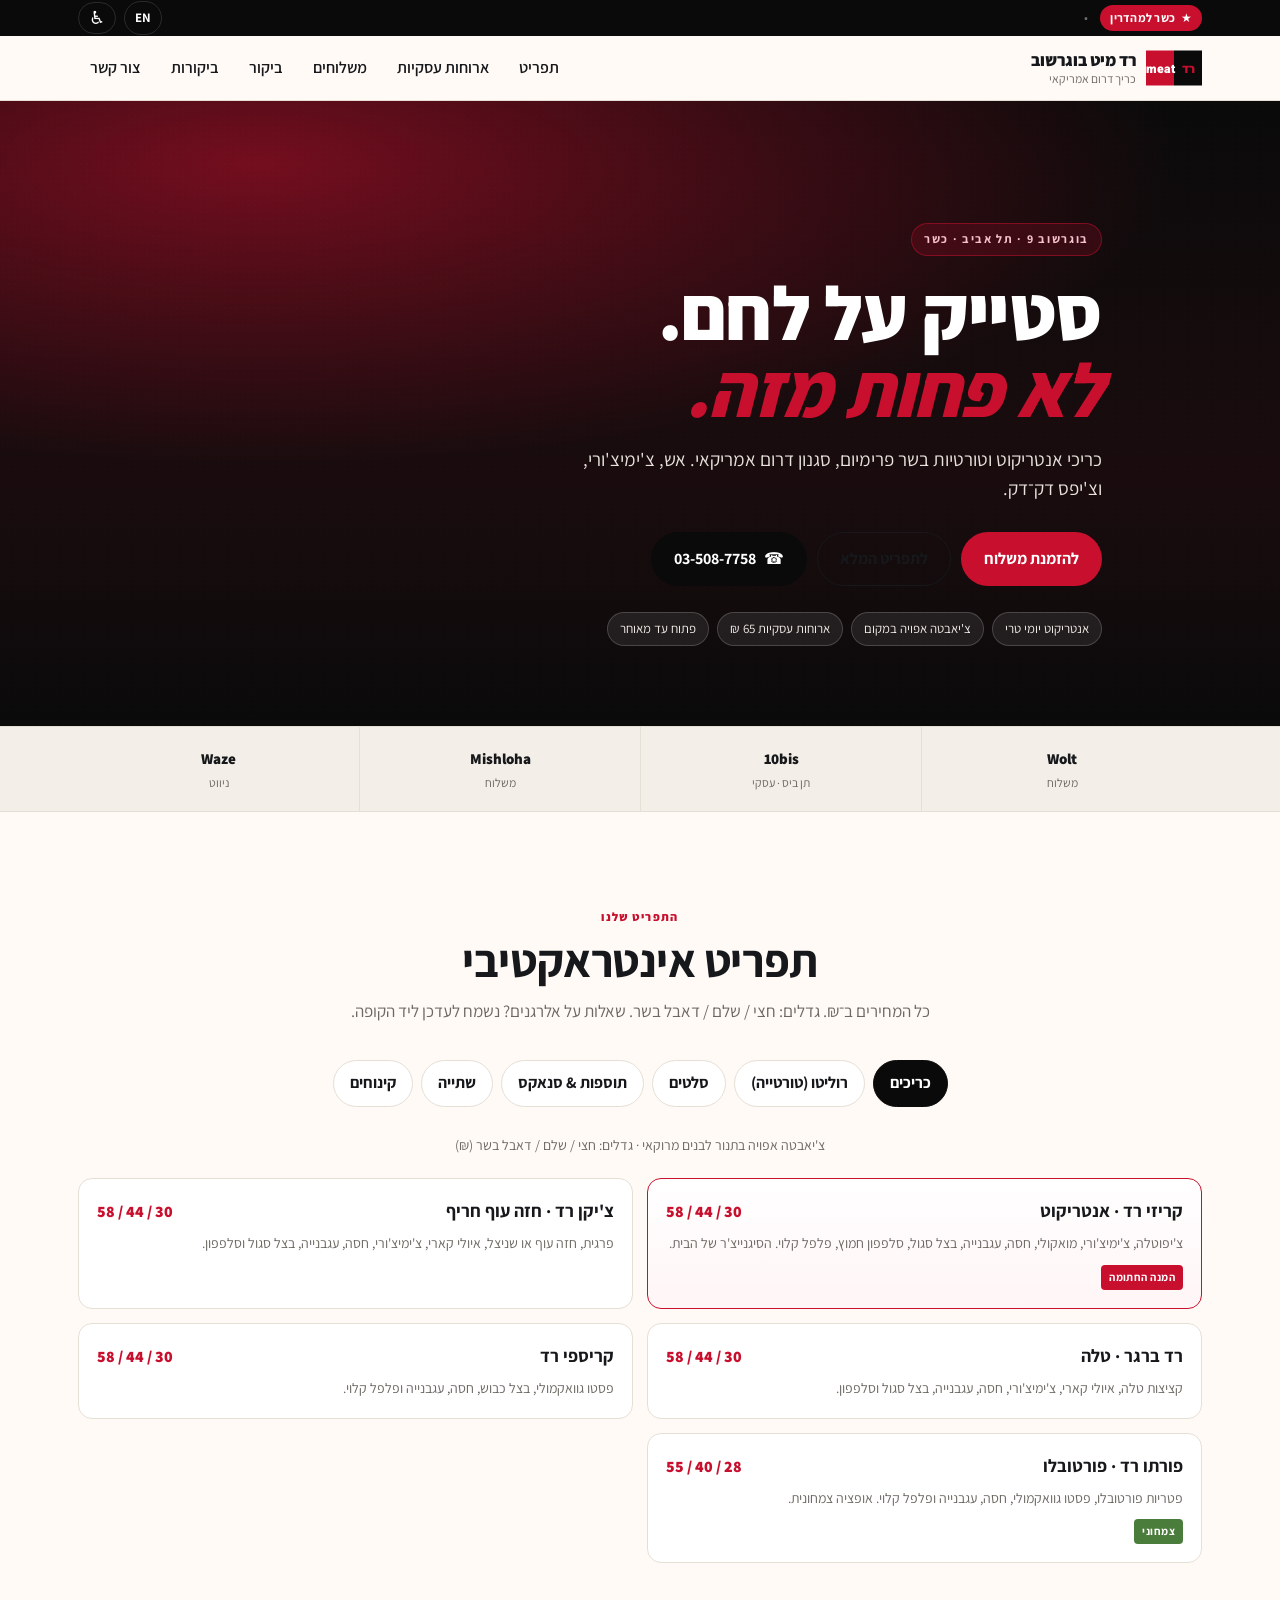
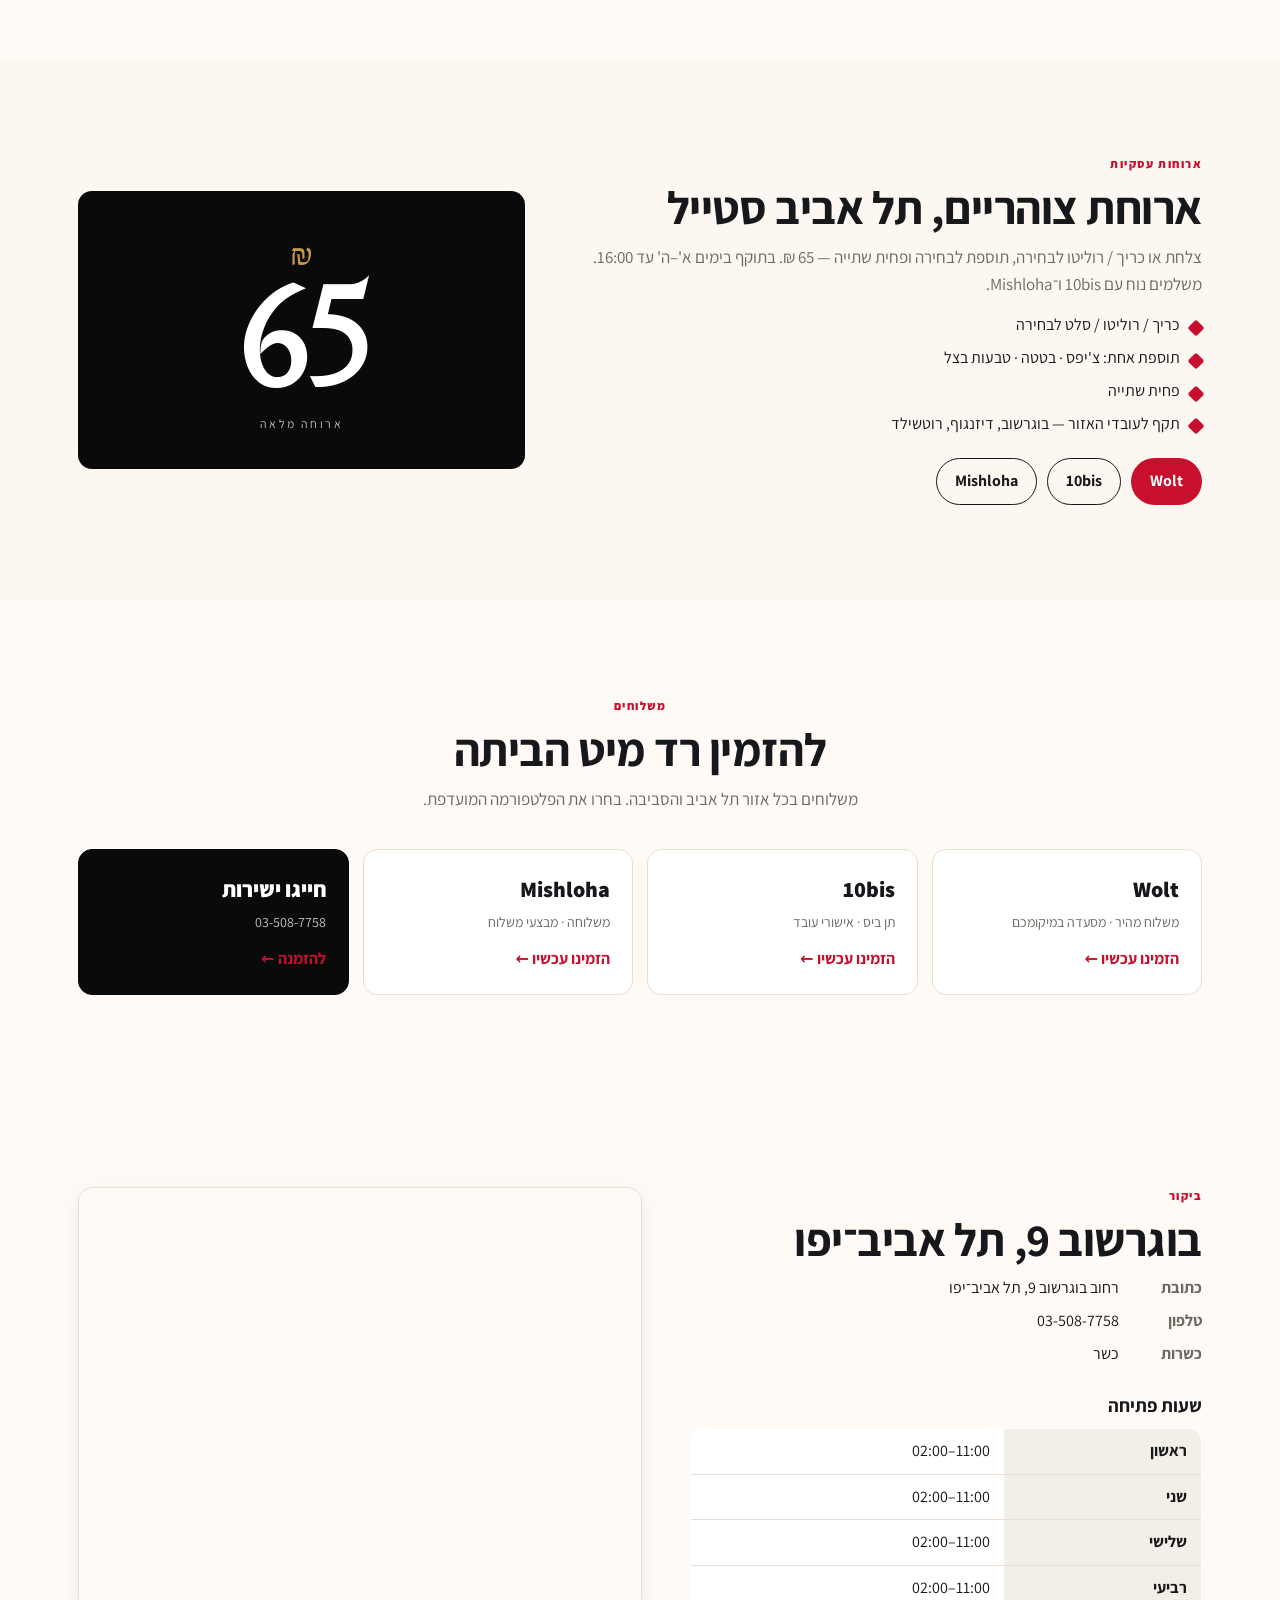
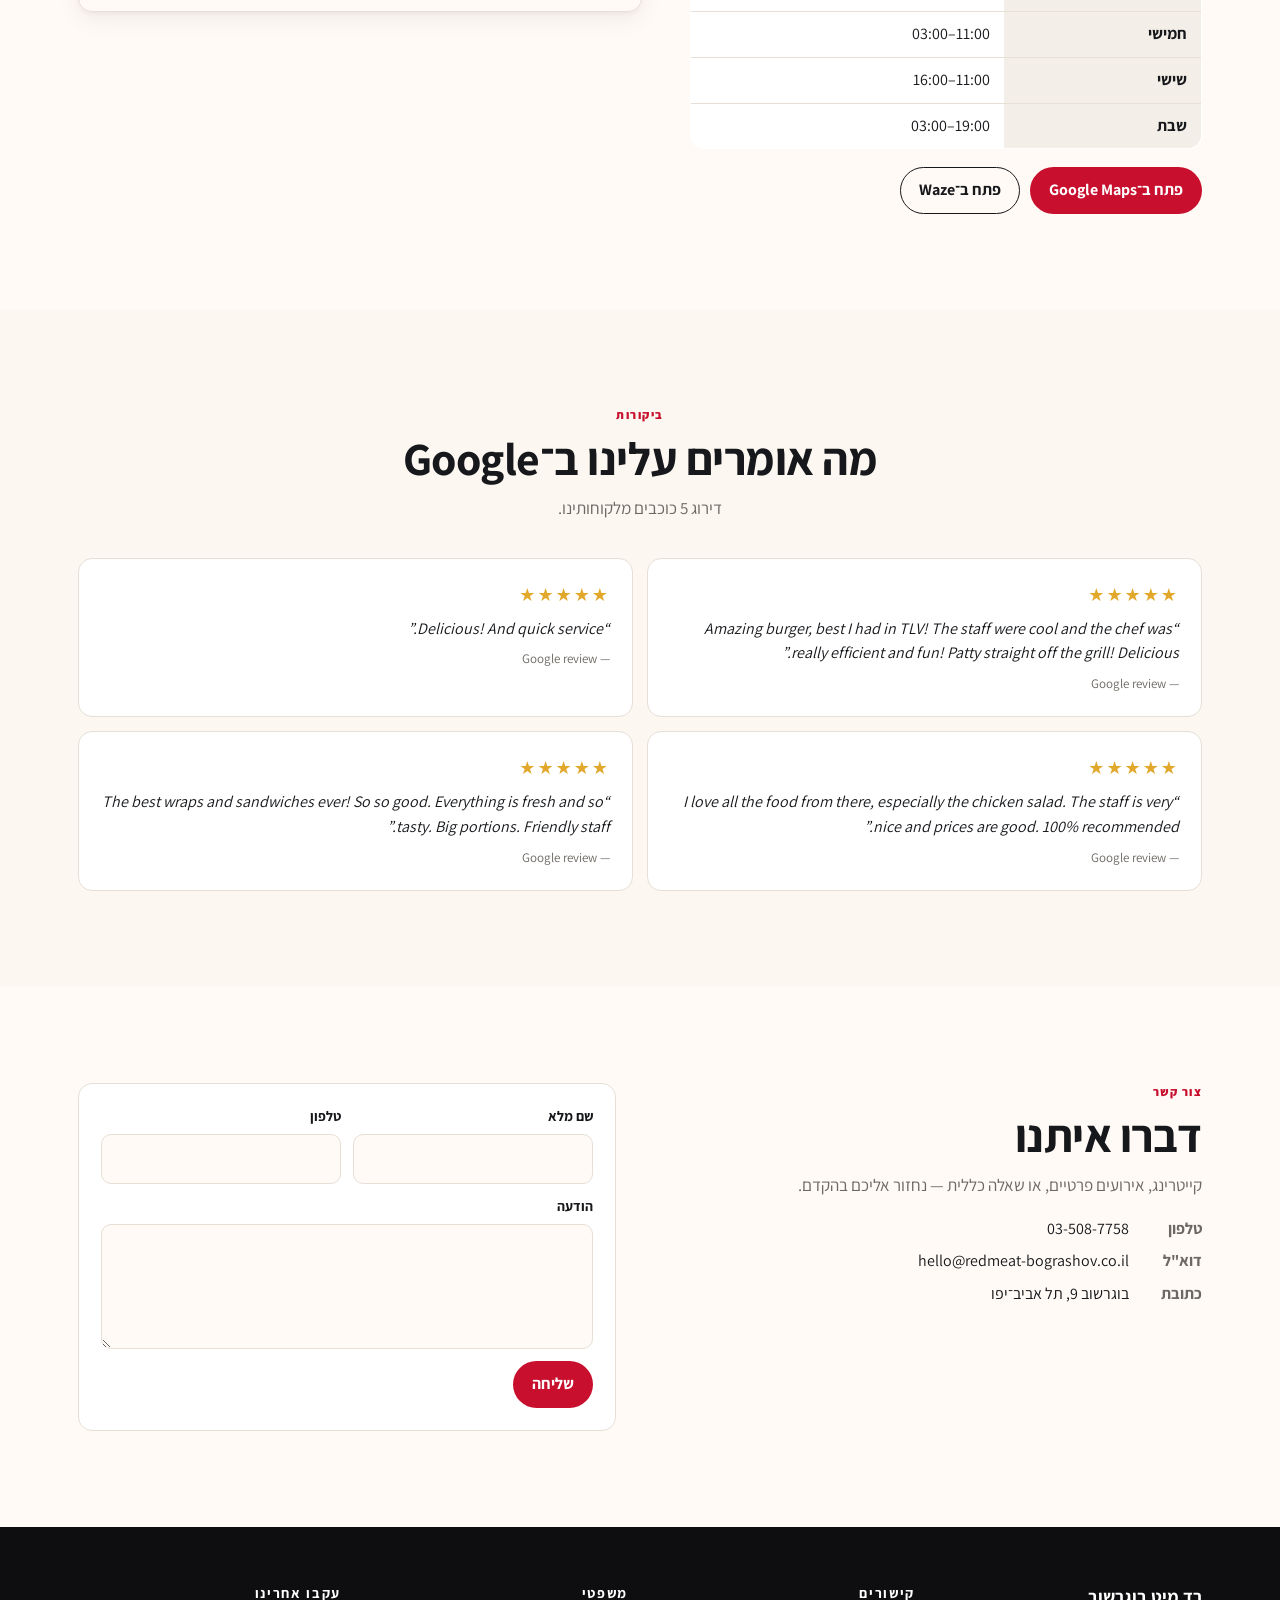
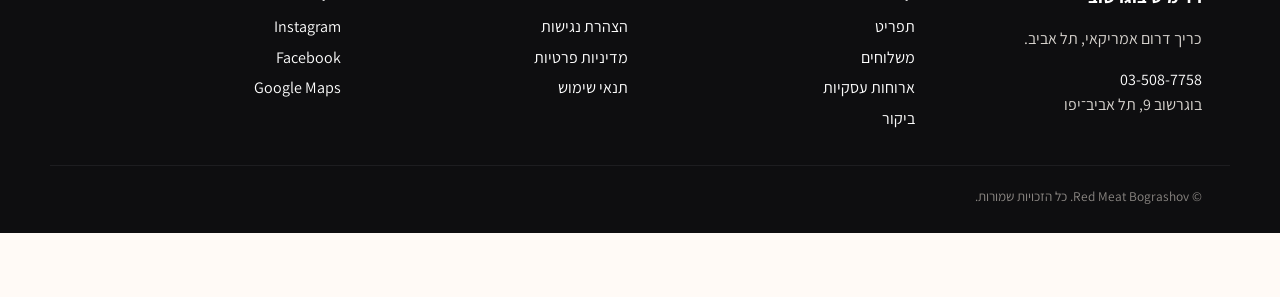
<file: index.html>
<!doctype html>
<html lang="he" dir="rtl">
<head>
  <meta charset="utf-8" />
  <meta name="viewport" content="width=device-width, initial-scale=1, viewport-fit=cover" />
  <meta name="theme-color" content="#c8102e" />
  <meta name="format-detection" content="telephone=yes" />

  <title data-i18n="meta.title">רד מיט בוגרשוב | כריך דרום אמריקאי | תל אביב</title>
  <meta name="description" data-i18n="meta.description"
        content="רד מיט בוגרשוב – כריכי אנטריקוט וטורטיות פרימיום ברחוב בוגרשוב 9, תל אביב. כשר. הזמנות, משלוחים, ארוחות עסקיות." />
  <meta name="keywords" content="רד מיט, Red Meat, Bograshov, בוגרשוב, אנטריקוט, כריך, תל אביב, Tel Aviv, kosher, כשר, Tabit, Wolt, 10bis, mishloha" />

  <!-- Open Graph -->
  <meta property="og:type" content="restaurant" />
  <meta property="og:locale" content="he_IL" />
  <meta property="og:locale:alternate" content="en_US" />
  <meta property="og:title" content="Red Meat Bograshov | רד מיט בוגרשוב" />
  <meta property="og:description" content="Premium entrecote sandwiches and meat tortillas in the heart of Tel Aviv." />
  <meta property="og:image" content="assets/img/og-cover.svg" />
  <meta property="og:url" content="https://redmeat-bograshov.co.il/" />
  <meta name="twitter:card" content="summary_large_image" />

  <link rel="canonical" href="https://redmeat-bograshov.co.il/" />
  <link rel="alternate" hreflang="he-IL" href="https://redmeat-bograshov.co.il/?lang=he" />
  <link rel="alternate" hreflang="en" href="https://redmeat-bograshov.co.il/?lang=en" />
  <link rel="alternate" hreflang="x-default" href="https://redmeat-bograshov.co.il/" />

  <link rel="icon" href="assets/img/favicon.svg" type="image/svg+xml" />
  <link rel="apple-touch-icon" href="assets/img/apple-touch-icon.png" />
  <link rel="manifest" href="manifest.webmanifest" />

  <!-- Fonts: Hebrew + Latin -->
  <link rel="preconnect" href="https://fonts.googleapis.com" crossorigin />
  <link rel="preconnect" href="https://fonts.gstatic.com" crossorigin />
  <link rel="stylesheet"
        href="https://fonts.googleapis.com/css2?family=Assistant:wght@400;600;700;800&family=Heebo:wght@400;700;900&family=Bellefair&display=swap"
        media="print" onload="this.media='all'" />
  <noscript><link rel="stylesheet"
        href="https://fonts.googleapis.com/css2?family=Assistant:wght@400;600;700;800&family=Heebo:wght@400;700;900&family=Bellefair&display=swap" /></noscript>

  <link rel="stylesheet" href="assets/css/styles.css" />

  <!-- Schema.org Restaurant -->
  <script type="application/ld+json">
  {
    "@context": "https://schema.org",
    "@type": "Restaurant",
    "name": "Red Meat Bograshov",
    "alternateName": "רד מיט בוגרשוב",
    "image": "https://redmeat-bograshov.co.il/assets/img/og-cover.svg",
    "@id": "https://redmeat-bograshov.co.il/",
    "url": "https://redmeat-bograshov.co.il/",
    "telephone": "+972-3-508-7758",
    "priceRange": "₪₪",
    "servesCuisine": ["South American", "Sandwiches", "Burgers", "Kosher"],
    "address": {
      "@type": "PostalAddress",
      "streetAddress": "Bograshov St 9",
      "addressLocality": "Tel Aviv-Yafo",
      "addressCountry": "IL"
    },
    "geo": { "@type": "GeoCoordinates", "latitude": 32.0784, "longitude": 34.7710 },
    "openingHoursSpecification": [
      { "@type": "OpeningHoursSpecification", "dayOfWeek": "Sunday",    "opens": "11:00", "closes": "02:00" },
      { "@type": "OpeningHoursSpecification", "dayOfWeek": "Monday",    "opens": "11:00", "closes": "02:00" },
      { "@type": "OpeningHoursSpecification", "dayOfWeek": "Tuesday",   "opens": "11:00", "closes": "02:00" },
      { "@type": "OpeningHoursSpecification", "dayOfWeek": "Wednesday", "opens": "11:00", "closes": "02:00" },
      { "@type": "OpeningHoursSpecification", "dayOfWeek": "Thursday",  "opens": "11:00", "closes": "03:00" },
      { "@type": "OpeningHoursSpecification", "dayOfWeek": "Friday",    "opens": "11:00", "closes": "16:00" },
      { "@type": "OpeningHoursSpecification", "dayOfWeek": "Saturday",  "opens": "19:00", "closes": "03:00" }
    ],
    "hasMenu": "https://redmeat-bograshov.co.il/#menu",
    "acceptsReservations": "False",
    "isAccessibleForFree": true,
    "keywords": "kosher, kosher restaurant, כשר",
    "aggregateRating": {
      "@type": "AggregateRating",
      "ratingValue": "5",
      "reviewCount": "4"
    },
    "review": [
      { "@type": "Review", "author": { "@type": "Person", "name": "Google reviewer" },
        "reviewRating": { "@type": "Rating", "ratingValue": "5", "bestRating": "5" },
        "reviewBody": "Amazing burger, best I had in TLV! The staff were cool and the chef was really efficient and fun! Patty straight off the grill! Delicious." },
      { "@type": "Review", "author": { "@type": "Person", "name": "Google reviewer" },
        "reviewRating": { "@type": "Rating", "ratingValue": "5", "bestRating": "5" },
        "reviewBody": "Delicious! And quick service." },
      { "@type": "Review", "author": { "@type": "Person", "name": "Google reviewer" },
        "reviewRating": { "@type": "Rating", "ratingValue": "5", "bestRating": "5" },
        "reviewBody": "I love all the food from there, especially the chicken salad. The staff is very nice and prices are good. 100% recommended." },
      { "@type": "Review", "author": { "@type": "Person", "name": "Google reviewer" },
        "reviewRating": { "@type": "Rating", "ratingValue": "5", "bestRating": "5" },
        "reviewBody": "The best wraps and sandwiches ever! Everything is fresh and so tasty. Big portions. Friendly staff." }
    ]
  }
  </script>
</head>

<body>
  <!-- Skip to content for screen readers / keyboard users -->
  <a class="skip-link" href="#main" data-i18n="a11y.skip">דלג לתוכן הראשי</a>

  <!-- Top utility bar -->
  <div class="topbar" role="region" aria-label="utility">
    <div class="container topbar__inner">
      <span class="kosher-badge" aria-label="Kosher">
        <span aria-hidden="true">★</span> <span data-i18n="topbar.kosher">כשר למהדרין</span>
      </span>
      <span class="topbar__sep" aria-hidden="true">•</span>
      <span class="topbar__hours" id="topbar-hours" aria-live="polite"></span>

      <div class="topbar__actions">
        <button type="button" class="lang-switch" id="lang-switch" aria-label="Switch language">
          <span data-lang-label>EN</span>
        </button>
        <button type="button" class="a11y-toggle" id="a11y-toggle"
                aria-label="פתח תפריט נגישות" aria-haspopup="dialog" aria-expanded="false">
          <span aria-hidden="true">♿</span>
        </button>
      </div>
    </div>
  </div>

  <!-- Header / nav -->
  <header class="site-header" role="banner">
    <div class="container site-header__inner">
      <a href="#top" class="brand" aria-label="Red Meat Bograshov home">
        <span class="brand__mark" aria-hidden="true">
          <svg viewBox="0 0 64 40" width="56" height="36" focusable="false" aria-hidden="true">
            <rect x="0" y="0" width="32" height="40" fill="#c8102e"/>
            <rect x="32" y="0" width="32" height="40" fill="#0a0a0a"/>
            <text x="16" y="26" text-anchor="middle" font-family="Heebo,Arial" font-weight="900" font-size="14" fill="#fff">meat</text>
            <text x="48" y="26" text-anchor="middle" font-family="Heebo,Arial" font-weight="900" font-size="14" fill="#c8102e">רד</text>
          </svg>
        </span>
        <span class="brand__text">
          <strong data-i18n="brand.name">רד מיט בוגרשוב</strong>
          <small data-i18n="brand.tag">כריך דרום אמריקאי</small>
        </span>
      </a>

      <button class="nav-toggle" id="nav-toggle"
              aria-label="פתיחת תפריט ניווט" aria-controls="primary-nav" aria-expanded="false">
        <span class="nav-toggle__bar" aria-hidden="true"></span>
        <span class="nav-toggle__bar" aria-hidden="true"></span>
        <span class="nav-toggle__bar" aria-hidden="true"></span>
      </button>

      <nav id="primary-nav" class="nav" aria-label="Primary">
        <ul>
          <li><a href="#menu" data-i18n="nav.menu">תפריט</a></li>
          <li><a href="#lunch" data-i18n="nav.lunch">ארוחות עסקיות</a></li>
          <li><a href="#delivery" data-i18n="nav.delivery">משלוחים</a></li>
          <li><a href="#visit" data-i18n="nav.visit">ביקור</a></li>
          <li><a href="#reviews" data-i18n="nav.reviews">ביקורות</a></li>
          <li><a href="#contact" data-i18n="nav.contact">צור קשר</a></li>
        </ul>
      </nav>
    </div>
  </header>

  <main id="main" tabindex="-1">

    <!-- HERO -->
    <section class="hero" id="top" aria-labelledby="hero-title">
      <div class="hero__bg" aria-hidden="true"></div>
      <div class="container hero__inner">
        <p class="hero__eyebrow" data-i18n="hero.eyebrow">בוגרשוב 9 · תל אביב · כשר</p>
        <h1 id="hero-title" class="hero__title">
          <span data-i18n="hero.title1">סטייק על לחם.</span>
          <span class="hero__title--accent" data-i18n="hero.title2">לא פחות מזה.</span>
        </h1>
        <p class="hero__lead" data-i18n="hero.lead">
          כריכי אנטריקוט וטורטיות בשר פרימיום, סגנון דרום אמריקאי. אש, צ'ימיצ'ורי, וצ'יפס דק־דק.
        </p>
        <div class="hero__cta">
          <a class="btn btn--primary btn--lg" href="#delivery" data-i18n="hero.cta.delivery">להזמנת משלוח</a>
          <a class="btn btn--ghost btn--lg" href="#menu" data-i18n="hero.cta.menu">לתפריט המלא</a>
          <a class="btn btn--call btn--lg" href="tel:+97235087758"
             aria-label="התקשרו לרד מיט בוגרשוב">
            <span aria-hidden="true">☎</span> 03-508-7758
          </a>
        </div>
        <ul class="hero__chips" aria-label="features">
          <li data-i18n="hero.chip1">אנטריקוט יומי טרי</li>
          <li data-i18n="hero.chip2">צ'יאבטה אפויה במקום</li>
          <li data-i18n="hero.chip3">ארוחות עסקיות 65 ₪</li>
          <li data-i18n="hero.chip4">פתוח עד מאוחר</li>
        </ul>
      </div>
    </section>

    <!-- QUICK ACTIONS BAR (delivery + waze) -->
    <!-- Links are configured centrally in assets/js/main.js → LINKS object -->
    <section class="quick" aria-label="Quick actions">
      <div class="container quick__grid">
        <a class="quick__item" data-link="wolt" href="#" target="_blank" rel="noopener">
          <span class="quick__name">Wolt</span>
          <span class="quick__sub" data-i18n="quick.delivery">משלוח</span>
        </a>
        <a class="quick__item" data-link="tenbis" href="#" target="_blank" rel="noopener">
          <span class="quick__name">10bis</span>
          <span class="quick__sub" data-i18n="quick.business">תן ביס · עסקי</span>
        </a>
        <a class="quick__item" data-link="mishloha" href="#" target="_blank" rel="noopener">
          <span class="quick__name">Mishloha</span>
          <span class="quick__sub" data-i18n="quick.delivery">משלוח</span>
        </a>
        <a class="quick__item" data-link="waze" href="#" target="_blank" rel="noopener">
          <span class="quick__name">Waze</span>
          <span class="quick__sub" data-i18n="quick.navigate">ניווט</span>
        </a>
      </div>
    </section>

    <!-- MENU -->
    <section class="section" id="menu" aria-labelledby="menu-title">
      <div class="container">
        <header class="section__head">
          <p class="section__eyebrow" data-i18n="menu.eyebrow">התפריט שלנו</p>
          <h2 id="menu-title" class="section__title" data-i18n="menu.title">תפריט אינטראקטיבי</h2>
          <p class="section__lead" data-i18n="menu.lead">
            כל המחירים ב־₪. גדלים: חצי / שלם / דאבל בשר. שאלות על אלרגנים? נשמח לעדכן ליד הקופה.
          </p>
        </header>

        <!-- Menu category tabs -->
        <div class="menu-tabs" role="tablist" aria-label="Menu categories">
          <button class="menu-tab is-active" role="tab" aria-selected="true" aria-controls="cat-sandwiches" id="tab-sandwiches" data-target="cat-sandwiches" data-i18n="menu.tabs.sandwiches">כריכים</button>
          <button class="menu-tab" role="tab" aria-selected="false" aria-controls="cat-rolls" id="tab-rolls" data-target="cat-rolls" data-i18n="menu.tabs.rolls">רוליטו (טורטייה)</button>
          <button class="menu-tab" role="tab" aria-selected="false" aria-controls="cat-salads" id="tab-salads" data-target="cat-salads" data-i18n="menu.tabs.salads">סלטים</button>
          <button class="menu-tab" role="tab" aria-selected="false" aria-controls="cat-sides" id="tab-sides" data-target="cat-sides" data-i18n="menu.tabs.sides">תוספות &amp; סנאקס</button>
          <button class="menu-tab" role="tab" aria-selected="false" aria-controls="cat-drinks" id="tab-drinks" data-target="cat-drinks" data-i18n="menu.tabs.drinks">שתייה</button>
          <button class="menu-tab" role="tab" aria-selected="false" aria-controls="cat-dessert" id="tab-dessert" data-target="cat-dessert" data-i18n="menu.tabs.dessert">קינוחים</button>
        </div>

        <!--
          📸 ADDING PHOTOS TO MENU ITEMS
          Each <li class="menu-item"> can show an optional photo.
          1) Drop the file into  assets/img/menu/   (recommended size 600×450 JPG)
          2) Add this line as the FIRST child of the <li class="menu-item">:
               <img class="menu-item__img" src="assets/img/menu/crazy-red.jpg"
                    alt="Crazy Red entrecote sandwich" loading="lazy">
          That's it — the card automatically reflows into a side-by-side layout.
        -->

        <!-- Sandwiches -->
        <div class="menu-panel is-active" id="cat-sandwiches" role="tabpanel" aria-labelledby="tab-sandwiches">
          <p class="menu-panel__note" data-i18n="menu.sw.note">צ'יאבטה אפויה בתנור לבנים מרוקאי · גדלים: חצי / שלם / דאבל בשר (₪)</p>
          <ul class="menu-list">
            <li class="menu-item menu-item--hero">
              <div class="menu-item__head">
                <h3 data-i18n="menu.sw.crazy.name">קריזי רד · אנטריקוט</h3>
                <span class="menu-item__price">30 / 44 / 58</span>
              </div>
              <p data-i18n="menu.sw.crazy.desc">צ'יפוטלה, צ'ימיצ'ורי, מואקולי, חסה, עגבנייה, בצל סגול, סלפפון חמוץ, פלפל קלוי. הסיגנייצ'ר של הבית.</p>
              <span class="menu-item__badge" data-i18n="menu.badge.hero">המנה החתומה</span>
            </li>
            <li class="menu-item">
              <div class="menu-item__head">
                <h3 data-i18n="menu.sw.chicken.name">צ'יקן רד · חזה עוף חריף</h3>
                <span class="menu-item__price">30 / 44 / 58</span>
              </div>
              <p data-i18n="menu.sw.chicken.desc">פרגית, חזה עוף או שניצל, איולי קארי, צ'ימיצ'ורי, חסה, עגבנייה, בצל סגול וסלפפון.</p>
            </li>
            <li class="menu-item">
              <div class="menu-item__head">
                <h3 data-i18n="menu.sw.lamb.name">רד ברגר · טלה</h3>
                <span class="menu-item__price">30 / 44 / 58</span>
              </div>
              <p data-i18n="menu.sw.lamb.desc">קציצות טלה, איולי קארי, צ'ימיצ'ורי, חסה, עגבנייה, בצל סגול וסלפפון.</p>
            </li>
            <li class="menu-item">
              <div class="menu-item__head">
                <h3 data-i18n="menu.sw.krispy.name">קריספי רד</h3>
                <span class="menu-item__price">30 / 44 / 58</span>
              </div>
              <p data-i18n="menu.sw.krispy.desc">פסטו גוואקמולי, בצל כבוש, חסה, עגבנייה ופלפל קלוי.</p>
            </li>
            <li class="menu-item">
              <div class="menu-item__head">
                <h3 data-i18n="menu.sw.portho.name">פורתו רד · פורטובלו</h3>
                <span class="menu-item__price">28 / 40 / 55</span>
              </div>
              <p data-i18n="menu.sw.portho.desc">פטריות פורטובלו, פסטו גוואקמולי, חסה, עגבנייה ופלפל קלוי. אופציה צמחונית.</p>
              <span class="menu-item__badge menu-item__badge--veg" data-i18n="menu.badge.veg">צמחוני</span>
            </li>
          </ul>
        </div>

        <!-- Rolls -->
        <div class="menu-panel" id="cat-rolls" role="tabpanel" aria-labelledby="tab-rolls" hidden>
          <p class="menu-panel__note" data-i18n="menu.roll.note">טורטייה בסגנון מקסיקני · רגיל / דאבל בשר (₪)</p>
          <ul class="menu-list">
            <li class="menu-item">
              <div class="menu-item__head">
                <h3 data-i18n="menu.roll.entre.name">רוליטו אנטריקוט</h3>
                <span class="menu-item__price">42 / 56</span>
              </div>
              <p data-i18n="menu.roll.entre.desc">גוואקמולי וצ'יפוטלה, חסה, עגבנייה, בצל סגול, פלפל קלוי ובצל מטוגן.</p>
            </li>
            <li class="menu-item">
              <div class="menu-item__head">
                <h3 data-i18n="menu.roll.chicken.name">רוליטו חזה עוף חריף</h3>
                <span class="menu-item__price">42 / 56</span>
              </div>
              <p data-i18n="menu.roll.chicken.desc">גוואקמולי ואיולי קארי, חסה, עגבנייה, בצל סגול, פלפל קלוי ובצל.</p>
            </li>
            <li class="menu-item">
              <div class="menu-item__head">
                <h3 data-i18n="menu.roll.lamb.name">רוליטו טלה</h3>
                <span class="menu-item__price">42 / 56</span>
              </div>
              <p data-i18n="menu.roll.lamb.desc">קציצות טלה, איולי קארי, צ'ימיצ'ורי, חסה, עגבנייה ופלפל קלוי.</p>
            </li>
            <li class="menu-item">
              <div class="menu-item__head">
                <h3 data-i18n="menu.roll.portho.name">רוליטו פורטובלו</h3>
                <span class="menu-item__price">40 / 55</span>
              </div>
              <p data-i18n="menu.roll.portho.desc">פטריות פורטובלו, גוואקמולי וירקות שדה. אופציה צמחונית.</p>
              <span class="menu-item__badge menu-item__badge--veg" data-i18n="menu.badge.veg">צמחוני</span>
            </li>
          </ul>
        </div>

        <!-- Salads -->
        <div class="menu-panel" id="cat-salads" role="tabpanel" aria-labelledby="tab-salads" hidden>
          <p class="menu-panel__note" data-i18n="menu.salad.note">מוגש עם לחם וויניגרט הדרים בצד · 42 ₪</p>
          <ul class="menu-list">
            <li class="menu-item">
              <div class="menu-item__head">
                <h3 data-i18n="menu.salad.lamb.name">סלט רד ברגר · טלה</h3>
                <span class="menu-item__price">42</span>
              </div>
              <p data-i18n="menu.salad.lamb.desc">חסות בייבי, עגבניות שרי, בצל סגול, פלפל אדום, אגוזים, קרוטונים וויניגרט הדרים.</p>
            </li>
            <li class="menu-item">
              <div class="menu-item__head">
                <h3 data-i18n="menu.salad.entre.name">סלט אנטריקוט</h3>
                <span class="menu-item__price">42</span>
              </div>
              <p data-i18n="menu.salad.entre.desc">חסות, עגבניות שרי, גזר, בצל סגול, פלפל, אגוזים וקרוטונים.</p>
            </li>
            <li class="menu-item">
              <div class="menu-item__head">
                <h3 data-i18n="menu.salad.chicken.name">סלט חזה עוף</h3>
                <span class="menu-item__price">42</span>
              </div>
              <p data-i18n="menu.salad.chicken.desc">חסות, שרי, ירוקים, גזר, בוטנים, רוטב אסייתי מתוק, תירס ובצל.</p>
            </li>
            <li class="menu-item">
              <div class="menu-item__head">
                <h3 data-i18n="menu.salad.portho.name">סלט פורטובלו</h3>
                <span class="menu-item__price">42</span>
              </div>
              <p data-i18n="menu.salad.portho.desc">חסות, שרי, נבטים, כרוב, גזר, אפונה, פלפל אדום, מלפפון, אגוזים וויניגרט הדרים.</p>
              <span class="menu-item__badge menu-item__badge--veg" data-i18n="menu.badge.veg">צמחוני</span>
            </li>
          </ul>
        </div>

        <!-- Sides & Snacks -->
        <div class="menu-panel" id="cat-sides" role="tabpanel" aria-labelledby="tab-sides" hidden>
          <ul class="menu-list menu-list--cols">
            <li class="menu-item"><div class="menu-item__head"><h3 data-i18n="menu.side.fries.name">צ'יפס דק־דק</h3><span class="menu-item__price">15</span></div></li>
            <li class="menu-item"><div class="menu-item__head"><h3 data-i18n="menu.side.potato.name">פוטטו</h3><span class="menu-item__price">15</span></div></li>
            <li class="menu-item"><div class="menu-item__head"><h3 data-i18n="menu.side.onion.name">טבעות בצל</h3><span class="menu-item__price">22</span></div></li>
            <li class="menu-item"><div class="menu-item__head"><h3 data-i18n="menu.side.sweet.name">צ'יפס בטטה</h3><span class="menu-item__price">22</span></div></li>
            <li class="menu-item"><div class="menu-item__head"><h3 data-i18n="menu.side.mix.name">מיקס (צ'יפס + בטטה)</h3><span class="menu-item__price">20</span></div></li>
            <li class="menu-item"><div class="menu-item__head"><h3 data-i18n="menu.side.balls.name">כדורי פירה</h3><span class="menu-item__price">20</span></div></li>
            <li class="menu-item"><div class="menu-item__head"><h3 data-i18n="menu.side.fraise.name">הום פריז</h3><span class="menu-item__price">25</span></div></li>
            <li class="menu-item"><div class="menu-item__head"><h3 data-i18n="menu.side.mix2.name">מיקס צ'יפסיטבעות</h3><span class="menu-item__price">25</span></div></li>
            <li class="menu-item"><div class="menu-item__head"><h3 data-i18n="menu.side.wings.name">כנפיים (12 יח')</h3><span class="menu-item__price">30</span></div></li>
          </ul>

          <h3 class="menu-subtitle" data-i18n="menu.extras.title">תוספות לכריך / רוליטו</h3>
          <ul class="menu-list menu-list--cols">
            <li class="menu-item"><div class="menu-item__head"><h3 data-i18n="menu.extra.avo">אבוקדו</h3><span class="menu-item__price">2</span></div></li>
            <li class="menu-item"><div class="menu-item__head"><h3 data-i18n="menu.extra.tuna">טונה / ביצה</h3><span class="menu-item__price">5</span></div></li>
            <li class="menu-item"><div class="menu-item__head"><h3 data-i18n="menu.extra.portho">פורטובלו</h3><span class="menu-item__price">5</span></div></li>
            <li class="menu-item"><div class="menu-item__head"><h3 data-i18n="menu.extra.cumin">כמהין / אווז</h3><span class="menu-item__price">10</span></div></li>
            <li class="menu-item"><div class="menu-item__head"><h3 data-i18n="menu.extra.meat">בשר נוסף</h3><span class="menu-item__price">18</span></div></li>
          </ul>
        </div>

        <!-- Drinks -->
        <div class="menu-panel" id="cat-drinks" role="tabpanel" aria-labelledby="tab-drinks" hidden>
          <ul class="menu-list menu-list--cols">
            <li class="menu-item"><div class="menu-item__head"><h3 data-i18n="menu.drink.lemon">לימונדה</h3><span class="menu-item__price">5</span></div></li>
            <li class="menu-item"><div class="menu-item__head"><h3 data-i18n="menu.drink.water">מים / סודה</h3><span class="menu-item__price">8</span></div></li>
            <li class="menu-item"><div class="menu-item__head"><h3 data-i18n="menu.drink.bottle">פחית</h3><span class="menu-item__price">9</span></div></li>
            <li class="menu-item"><div class="menu-item__head"><h3 data-i18n="menu.drink.glass">זכוכית</h3><span class="menu-item__price">10</span></div></li>
            <li class="menu-item"><div class="menu-item__head"><h3 data-i18n="menu.drink.large">שתייה גדולה</h3><span class="menu-item__price">13</span></div></li>
          </ul>
        </div>

        <!-- Dessert -->
        <div class="menu-panel" id="cat-dessert" role="tabpanel" aria-labelledby="tab-dessert" hidden>
          <ul class="menu-list">
            <li class="menu-item">
              <div class="menu-item__head">
                <h3 data-i18n="menu.dessert.churros.name">צ'ורוס (5 יח')</h3>
                <span class="menu-item__price">20</span>
              </div>
              <p data-i18n="menu.dessert.churros.desc">קלאסי, מצופה סוכר וקינמון, עם רוטב שוקולד חם.</p>
            </li>
          </ul>
        </div>
      </div>
    </section>

    <!-- LUNCH DEALS -->
    <section class="section section--alt" id="lunch" aria-labelledby="lunch-title">
      <div class="container lunch">
        <div class="lunch__copy">
          <p class="section__eyebrow" data-i18n="lunch.eyebrow">ארוחות עסקיות</p>
          <h2 id="lunch-title" class="section__title" data-i18n="lunch.title">ארוחת צוהריים, תל אביב סטייל</h2>
          <p class="section__lead" data-i18n="lunch.lead">
            צלחת או כריך / רוליטו לבחירה, תוספת לבחירה ופחית שתייה — 65 ₪. בתוקף בימים א'–ה' עד 16:00.
            משלמים נוח עם 10bis ו־Mishloha.
          </p>
          <ul class="lunch__list">
            <li data-i18n="lunch.b1">כריך / רוליטו / סלט לבחירה</li>
            <li data-i18n="lunch.b2">תוספת אחת: צ'יפס · בטטה · טבעות בצל</li>
            <li data-i18n="lunch.b3">פחית שתייה</li>
            <li data-i18n="lunch.b4">תקף לעובדי האזור — בוגרשוב, דיזנגוף, רוטשילד</li>
          </ul>
          <div class="lunch__cta">
            <a class="btn btn--primary" data-link="wolt"     href="#" target="_blank" rel="noopener">Wolt</a>
            <a class="btn btn--ghost"   data-link="tenbis"   href="#" target="_blank" rel="noopener">10bis</a>
            <a class="btn btn--ghost"   data-link="mishloha" href="#" target="_blank" rel="noopener">Mishloha</a>
          </div>
        </div>
        <div class="lunch__price" aria-hidden="true">
          <span>₪</span>
          <strong>65</strong>
          <em data-i18n="lunch.from">ארוחה מלאה</em>
        </div>
      </div>
    </section>

    <!-- DELIVERY -->
    <section class="section" id="delivery" aria-labelledby="delivery-title">
      <div class="container">
        <header class="section__head">
          <p class="section__eyebrow" data-i18n="delivery.eyebrow">משלוחים</p>
          <h2 id="delivery-title" class="section__title" data-i18n="delivery.title">להזמין רד מיט הביתה</h2>
          <p class="section__lead" data-i18n="delivery.lead">משלוחים בכל אזור תל אביב והסביבה. בחרו את הפלטפורמה המועדפת.</p>
        </header>
        <div class="delivery-grid">
          <a class="delivery-card" data-link="wolt" href="#" target="_blank" rel="noopener" aria-label="Order via Wolt">
            <span class="delivery-card__name">Wolt</span>
            <span class="delivery-card__desc" data-i18n="delivery.wolt">משלוח מהיר · מסעדה במיקומכם</span>
            <span class="delivery-card__cta" data-i18n="delivery.cta">הזמינו עכשיו ←</span>
          </a>
          <a class="delivery-card" data-link="tenbis" href="#" target="_blank" rel="noopener" aria-label="Order via 10bis">
            <span class="delivery-card__name">10bis</span>
            <span class="delivery-card__desc" data-i18n="delivery.tenbis">תן ביס · אישורי עובד</span>
            <span class="delivery-card__cta" data-i18n="delivery.cta">הזמינו עכשיו ←</span>
          </a>
          <a class="delivery-card" data-link="mishloha" href="#" target="_blank" rel="noopener" aria-label="Order via Mishloha">
            <span class="delivery-card__name">Mishloha</span>
            <span class="delivery-card__desc" data-i18n="delivery.mishloha">משלוחה · מבצעי משלוח</span>
            <span class="delivery-card__cta" data-i18n="delivery.cta">הזמינו עכשיו ←</span>
          </a>
          <a class="delivery-card delivery-card--call" href="tel:+97235087758" aria-label="Call to order">
            <span class="delivery-card__name" data-i18n="delivery.callus">חייגו ישירות</span>
            <span class="delivery-card__desc">03-508-7758</span>
            <span class="delivery-card__cta" data-i18n="delivery.callcta">להזמנה ←</span>
          </a>
        </div>
      </div>
    </section>

    <!-- VISIT / MAP -->
    <section class="section" id="visit" aria-labelledby="visit-title">
      <div class="container visit">
        <div class="visit__copy">
          <p class="section__eyebrow" data-i18n="visit.eyebrow">ביקור</p>
          <h2 id="visit-title" class="section__title" data-i18n="visit.title">בוגרשוב 9, תל אביב־יפו</h2>
          <ul class="visit__details">
            <li>
              <span class="visit__label" data-i18n="visit.address">כתובת</span>
              <span data-i18n="visit.addressVal">רחוב בוגרשוב 9, תל אביב־יפו</span>
            </li>
            <li>
              <span class="visit__label" data-i18n="visit.phone">טלפון</span>
              <a href="tel:+97235087758">03-508-7758</a>
            </li>
            <li>
              <span class="visit__label" data-i18n="visit.kosher">כשרות</span>
              <span data-i18n="visit.kosherVal">כשר</span>
            </li>
          </ul>

          <h3 class="visit__h3" data-i18n="visit.hours">שעות פתיחה</h3>
          <table class="hours" aria-label="Opening hours">
            <tbody>
              <tr><th scope="row" data-i18n="day.sun">ראשון</th><td>11:00–02:00</td></tr>
              <tr><th scope="row" data-i18n="day.mon">שני</th><td>11:00–02:00</td></tr>
              <tr><th scope="row" data-i18n="day.tue">שלישי</th><td>11:00–02:00</td></tr>
              <tr><th scope="row" data-i18n="day.wed">רביעי</th><td>11:00–02:00</td></tr>
              <tr><th scope="row" data-i18n="day.thu">חמישי</th><td>11:00–03:00</td></tr>
              <tr><th scope="row" data-i18n="day.fri">שישי</th><td>11:00–16:00</td></tr>
              <tr><th scope="row" data-i18n="day.sat">שבת</th><td>19:00–03:00</td></tr>
            </tbody>
          </table>

          <div class="visit__nav">
            <a class="btn btn--primary" data-link="gmaps" href="#" target="_blank" rel="noopener" data-i18n="visit.gmaps">פתח ב־Google Maps</a>
            <a class="btn btn--ghost"   data-link="waze"  href="#" target="_blank" rel="noopener" data-i18n="visit.waze">פתח ב־Waze</a>
          </div>
        </div>

        <div class="visit__map">
          <iframe
            title="Map to Red Meat Bograshov, 9 Bograshov St, Tel Aviv"
            src="https://www.google.com/maps?q=Bograshov%209%20Tel%20Aviv&output=embed"
            loading="lazy" referrerpolicy="no-referrer-when-downgrade"
            allowfullscreen></iframe>
        </div>
      </div>
    </section>

    <!-- REVIEWS -->
    <section class="section section--alt" id="reviews" aria-labelledby="reviews-title">
      <div class="container">
        <header class="section__head">
          <p class="section__eyebrow" data-i18n="reviews.eyebrow">ביקורות</p>
          <h2 id="reviews-title" class="section__title" data-i18n="reviews.title">מה אומרים עלינו ב־Google</h2>
          <p class="section__lead" data-i18n="reviews.lead">דירוג 5 כוכבים מלקוחותינו.</p>
        </header>

        <ul class="reviews">
          <li class="review">
            <div class="review__stars" aria-label="5 stars">★★★★★</div>
            <blockquote>“Amazing burger, best I had in TLV! The staff were cool and the chef was really efficient and fun! Patty straight off the grill! Delicious.”</blockquote>
            <cite>— Google review</cite>
          </li>
          <li class="review">
            <div class="review__stars" aria-label="5 stars">★★★★★</div>
            <blockquote>“Delicious! And quick service.”</blockquote>
            <cite>— Google review</cite>
          </li>
          <li class="review">
            <div class="review__stars" aria-label="5 stars">★★★★★</div>
            <blockquote>“I love all the food from there, especially the chicken salad. The staff is very nice and prices are good. 100% recommended.”</blockquote>
            <cite>— Google review</cite>
          </li>
          <li class="review">
            <div class="review__stars" aria-label="5 stars">★★★★★</div>
            <blockquote>“The best wraps and sandwiches ever! So so good. Everything is fresh and so tasty. Big portions. Friendly staff.”</blockquote>
            <cite>— Google review</cite>
          </li>
        </ul>
      </div>
    </section>

    <!-- CONTACT -->
    <section class="section" id="contact" aria-labelledby="contact-title">
      <div class="container contact">
        <div>
          <p class="section__eyebrow" data-i18n="contact.eyebrow">צור קשר</p>
          <h2 id="contact-title" class="section__title" data-i18n="contact.title">דברו איתנו</h2>
          <p class="section__lead" data-i18n="contact.lead">קייטרינג, אירועים פרטיים, או שאלה כללית — נחזור אליכם בהקדם.</p>
          <ul class="contact__direct">
            <li>
              <span class="contact__label" data-i18n="contact.phone">טלפון</span>
              <a href="tel:+97235087758">03-508-7758</a>
            </li>
            <li>
              <span class="contact__label" data-i18n="contact.email">דוא"ל</span>
              <a href="mailto:hello@redmeat-bograshov.co.il">hello@redmeat-bograshov.co.il</a>
            </li>
            <li>
              <span class="contact__label" data-i18n="contact.address">כתובת</span>
              <span data-i18n="contact.addressVal">בוגרשוב 9, תל אביב־יפו</span>
            </li>
          </ul>
        </div>
        <form class="contact__form" id="contact-form" novalidate aria-describedby="form-status">
          <div class="field">
            <label for="c-name" data-i18n="contact.name">שם מלא</label>
            <input id="c-name" name="name" type="text" required autocomplete="name" />
          </div>
          <div class="field">
            <label for="c-phone" data-i18n="contact.phoneL">טלפון</label>
            <input id="c-phone" name="phone" type="tel" inputmode="tel" required autocomplete="tel" />
          </div>
          <div class="field field--full">
            <label for="c-msg" data-i18n="contact.msg">הודעה</label>
            <textarea id="c-msg" name="message" rows="4" required></textarea>
          </div>
          <div class="field field--full field--actions">
            <button type="submit" class="btn btn--primary" data-i18n="contact.submit">שליחה</button>
            <p id="form-status" class="form-status" role="status" aria-live="polite"></p>
          </div>
        </form>
      </div>
    </section>
  </main>

  <!-- Sticky thumb-bar (mobile) -->
  <div class="thumbbar" role="region" aria-label="Quick actions">
    <a class="thumbbar__btn thumbbar__btn--primary" href="#delivery">
      <span aria-hidden="true">🛵</span>
      <span data-i18n="thumb.order">הזמנת משלוח</span>
    </a>
    <a class="thumbbar__btn" href="#menu">
      <span aria-hidden="true">📖</span>
      <span data-i18n="thumb.menu">תפריט</span>
    </a>
    <a class="thumbbar__btn thumbbar__btn--call" href="tel:+97235087758" aria-label="Call now">
      <span aria-hidden="true">☎</span>
      <span>03-508-7758</span>
    </a>
  </div>

  <!-- Footer -->
  <footer class="site-footer" role="contentinfo">
    <div class="container site-footer__grid">
      <div>
        <strong class="site-footer__brand" data-i18n="brand.name">רד מיט בוגרשוב</strong>
        <p data-i18n="footer.tag">כריך דרום אמריקאי, תל אביב.</p>
        <p>
          <a href="tel:+97235087758">03-508-7758</a><br />
          <span data-i18n="footer.address">בוגרשוב 9, תל אביב־יפו</span>
        </p>
      </div>
      <nav aria-label="Footer">
        <h2 data-i18n="footer.links">קישורים</h2>
        <ul>
          <li><a href="#menu" data-i18n="nav.menu">תפריט</a></li>
          <li><a href="#delivery" data-i18n="nav.delivery">משלוחים</a></li>
          <li><a href="#lunch" data-i18n="nav.lunch">ארוחות עסקיות</a></li>
          <li><a href="#visit" data-i18n="nav.visit">ביקור</a></li>
        </ul>
      </nav>
      <nav aria-label="Legal">
        <h2 data-i18n="footer.legal">משפטי</h2>
        <ul>
          <li><a href="legal/accessibility.html" data-i18n="footer.a11y">הצהרת נגישות</a></li>
          <li><a href="legal/privacy.html" data-i18n="footer.privacy">מדיניות פרטיות</a></li>
          <li><a href="legal/terms.html" data-i18n="footer.terms">תנאי שימוש</a></li>
        </ul>
      </nav>
      <div>
        <h2 data-i18n="footer.follow">עקבו אחרינו</h2>
        <ul class="social">
          <li><a href="https://www.instagram.com/" target="_blank" rel="noopener">Instagram</a></li>
          <li><a href="https://www.facebook.com/" target="_blank" rel="noopener">Facebook</a></li>
          <li><a href="https://maps.app.goo.gl/ZKso4oRaaqG4Py2k8?g_st=ic" target="_blank" rel="noopener">Google Maps</a></li>
        </ul>
      </div>
    </div>
    <div class="container site-footer__bottom">
      <small>© <span id="year"></span> Red Meat Bograshov. <span data-i18n="footer.rights">כל הזכויות שמורות.</span></small>
    </div>
  </footer>

  <!-- Accessibility menu (WCAG 2.1 AA / IS 5568) -->
  <div class="a11y-panel" id="a11y-panel" role="dialog" aria-modal="true"
       aria-labelledby="a11y-title" hidden>
    <div class="a11y-panel__inner">
      <header class="a11y-panel__head">
        <h2 id="a11y-title" data-i18n="a11y.title">תפריט נגישות</h2>
        <button type="button" class="a11y-panel__close" id="a11y-close" aria-label="סגור תפריט נגישות">×</button>
      </header>
      <div class="a11y-panel__body">
        <fieldset>
          <legend data-i18n="a11y.contrast">ניגודיות</legend>
          <button type="button" data-a11y="contrast-high" data-i18n="a11y.contrastHigh">ניגודיות גבוהה</button>
          <button type="button" data-a11y="contrast-invert" data-i18n="a11y.contrastInvert">היפוך צבעים</button>
          <button type="button" data-a11y="contrast-mono" data-i18n="a11y.contrastMono">גווני אפור</button>
        </fieldset>
        <fieldset>
          <legend data-i18n="a11y.text">טקסט</legend>
          <button type="button" data-a11y="text-larger" data-i18n="a11y.textLarger">הגדל טקסט</button>
          <button type="button" data-a11y="text-smaller" data-i18n="a11y.textSmaller">הקטן טקסט</button>
          <button type="button" data-a11y="text-readable" data-i18n="a11y.textReadable">פונט קריא</button>
          <button type="button" data-a11y="text-spacing" data-i18n="a11y.textSpacing">ריווח אותיות</button>
        </fieldset>
        <fieldset>
          <legend data-i18n="a11y.motion">תנועה ועוגנים</legend>
          <button type="button" data-a11y="links-underline" data-i18n="a11y.underline">הדגשת קישורים</button>
          <button type="button" data-a11y="motion-stop" data-i18n="a11y.motionStop">עצירת אנימציות</button>
          <button type="button" data-a11y="cursor-big" data-i18n="a11y.cursorBig">סמן גדול</button>
        </fieldset>
        <button type="button" class="a11y-panel__reset" id="a11y-reset" data-i18n="a11y.reset">איפוס הגדרות</button>
        <p class="a11y-panel__note">
          <a href="legal/accessibility.html" data-i18n="a11y.statement">הצהרת הנגישות המלאה →</a>
        </p>
      </div>
    </div>
  </div>

  <script src="assets/js/i18n.js" defer></script>
  <script src="assets/js/main.js" defer></script>
</body>
</html>
</file>
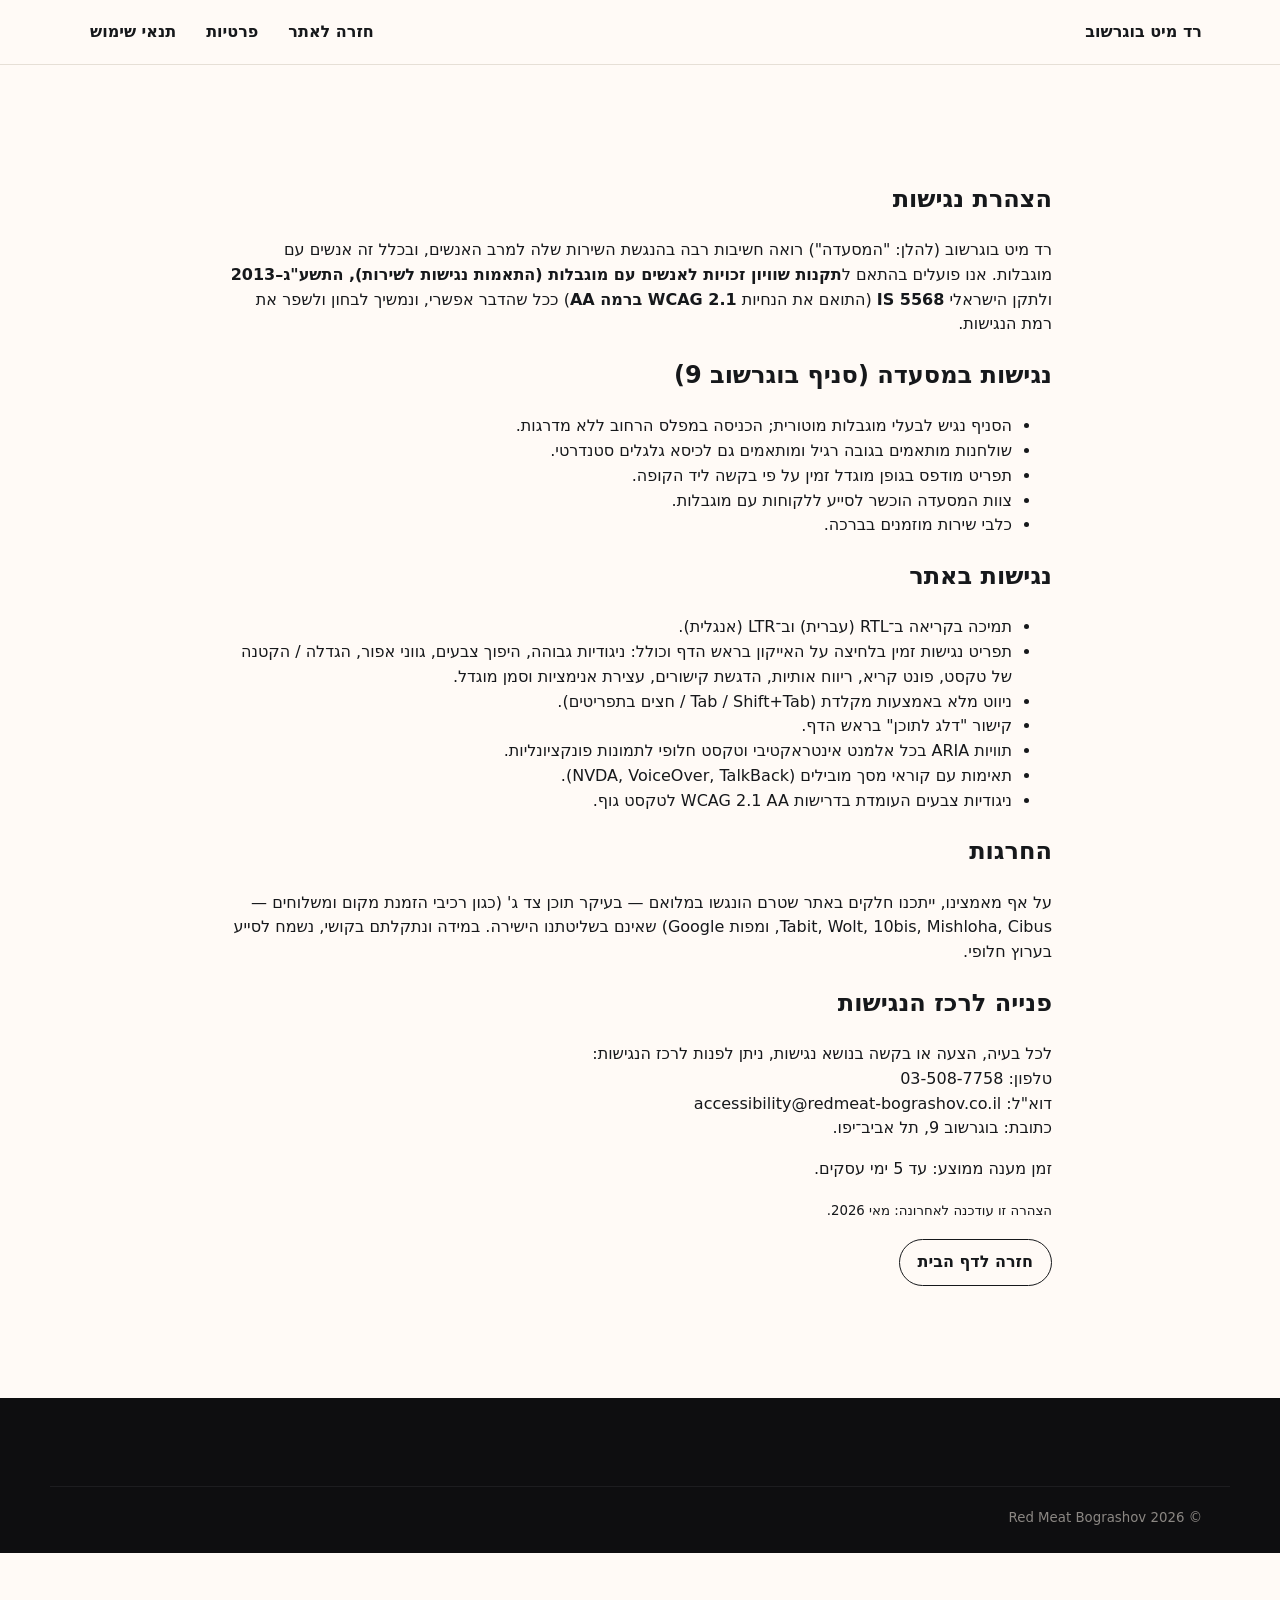
<file: legal/accessibility.html>
<!doctype html>
<html lang="he" dir="rtl">
<head>
  <meta charset="utf-8" />
  <meta name="viewport" content="width=device-width, initial-scale=1" />
  <title>הצהרת נגישות | רד מיט בוגרשוב</title>
  <meta name="description" content="הצהרת נגישות לאתר רד מיט בוגרשוב — תקן ישראלי IS 5568 ותקן WCAG 2.1 AA." />
  <link rel="stylesheet" href="../assets/css/styles.css" />
</head>
<body>
  <header class="site-header">
    <div class="container site-header__inner">
      <a class="brand" href="../index.html"><strong>רד מיט בוגרשוב</strong></a>
      <nav class="nav" aria-label="Primary">
        <ul>
          <li><a href="../index.html">חזרה לאתר</a></li>
          <li><a href="privacy.html">פרטיות</a></li>
          <li><a href="terms.html">תנאי שימוש</a></li>
        </ul>
      </nav>
    </div>
  </header>

  <main id="main" tabindex="-1">
    <section class="section">
      <div class="container" style="max-width: 880px;">
        <h1>הצהרת נגישות</h1>
        <p>
          רד מיט בוגרשוב (להלן: "המסעדה") רואה חשיבות רבה בהנגשת השירות שלה למרב
          האנשים, ובכלל זה אנשים עם מוגבלות. אנו פועלים בהתאם ל<strong>תקנות שוויון
          זכויות לאנשים עם מוגבלות (התאמות נגישות לשירות), התשע"ג–2013</strong>
          ולתקן הישראלי <strong>IS 5568</strong> (התואם את הנחיות
          <strong>WCAG 2.1 ברמה AA</strong>) ככל שהדבר אפשרי, ונמשיך לבחון ולשפר
          את רמת הנגישות.
        </p>

        <h2>נגישות במסעדה (סניף בוגרשוב 9)</h2>
        <ul>
          <li>הסניף נגיש לבעלי מוגבלות מוטורית; הכניסה במפלס הרחוב ללא מדרגות.</li>
          <li>שולחנות מותאמים בגובה רגיל ומותאמים גם לכיסא גלגלים סטנדרטי.</li>
          <li>תפריט מודפס בגופן מוגדל זמין על פי בקשה ליד הקופה.</li>
          <li>צוות המסעדה הוכשר לסייע ללקוחות עם מוגבלות.</li>
          <li>כלבי שירות מוזמנים בברכה.</li>
        </ul>

        <h2>נגישות באתר</h2>
        <ul>
          <li>תמיכה בקריאה ב־RTL (עברית) וב־LTR (אנגלית).</li>
          <li>תפריט נגישות זמין בלחיצה על האייקון בראש הדף וכולל:
            ניגודיות גבוהה, היפוך צבעים, גווני אפור, הגדלה / הקטנה של טקסט,
            פונט קריא, ריווח אותיות, הדגשת קישורים, עצירת אנימציות וסמן מוגדל.
          </li>
          <li>ניווט מלא באמצעות מקלדת (Tab / Shift+Tab / חצים בתפריטים).</li>
          <li>קישור "דלג לתוכן" בראש הדף.</li>
          <li>תוויות ARIA בכל אלמנט אינטראקטיבי וטקסט חלופי לתמונות פונקציונליות.</li>
          <li>תאימות עם קוראי מסך מובילים (NVDA, VoiceOver, TalkBack).</li>
          <li>ניגודיות צבעים העומדת בדרישות WCAG 2.1 AA לטקסט גוף.</li>
        </ul>

        <h2>החרגות</h2>
        <p>
          על אף מאמצינו, ייתכנו חלקים באתר שטרם הונגשו במלואם — בעיקר תוכן צד ג'
          (כגון רכיבי הזמנת מקום ומשלוחים — Tabit, Wolt, 10bis, Mishloha, Cibus,
          ומפות Google) שאינם בשליטתנו הישירה. במידה ונתקלתם בקושי, נשמח לסייע
          בערוץ חלופי.
        </p>

        <h2>פנייה לרכז הנגישות</h2>
        <p>
          לכל בעיה, הצעה או בקשה בנושא נגישות, ניתן לפנות לרכז הנגישות:<br />
          טלפון: <a href="tel:+97235087758">03-508-7758</a><br />
          דוא"ל: <a href="mailto:accessibility@redmeat-bograshov.co.il">accessibility@redmeat-bograshov.co.il</a><br />
          כתובת: בוגרשוב 9, תל אביב־יפו.
        </p>
        <p>
          זמן מענה ממוצע: עד 5 ימי עסקים.
        </p>

        <p><small>הצהרה זו עודכנה לאחרונה: מאי 2026.</small></p>

        <p><a class="btn btn--ghost" href="../index.html">חזרה לדף הבית</a></p>
      </div>
    </section>
  </main>

  <footer class="site-footer">
    <div class="container site-footer__bottom">
      <small>© <span id="year"></span> Red Meat Bograshov</small>
    </div>
  </footer>
  <script>document.getElementById('year').textContent = new Date().getFullYear();</script>
</body>
</html>
</file>
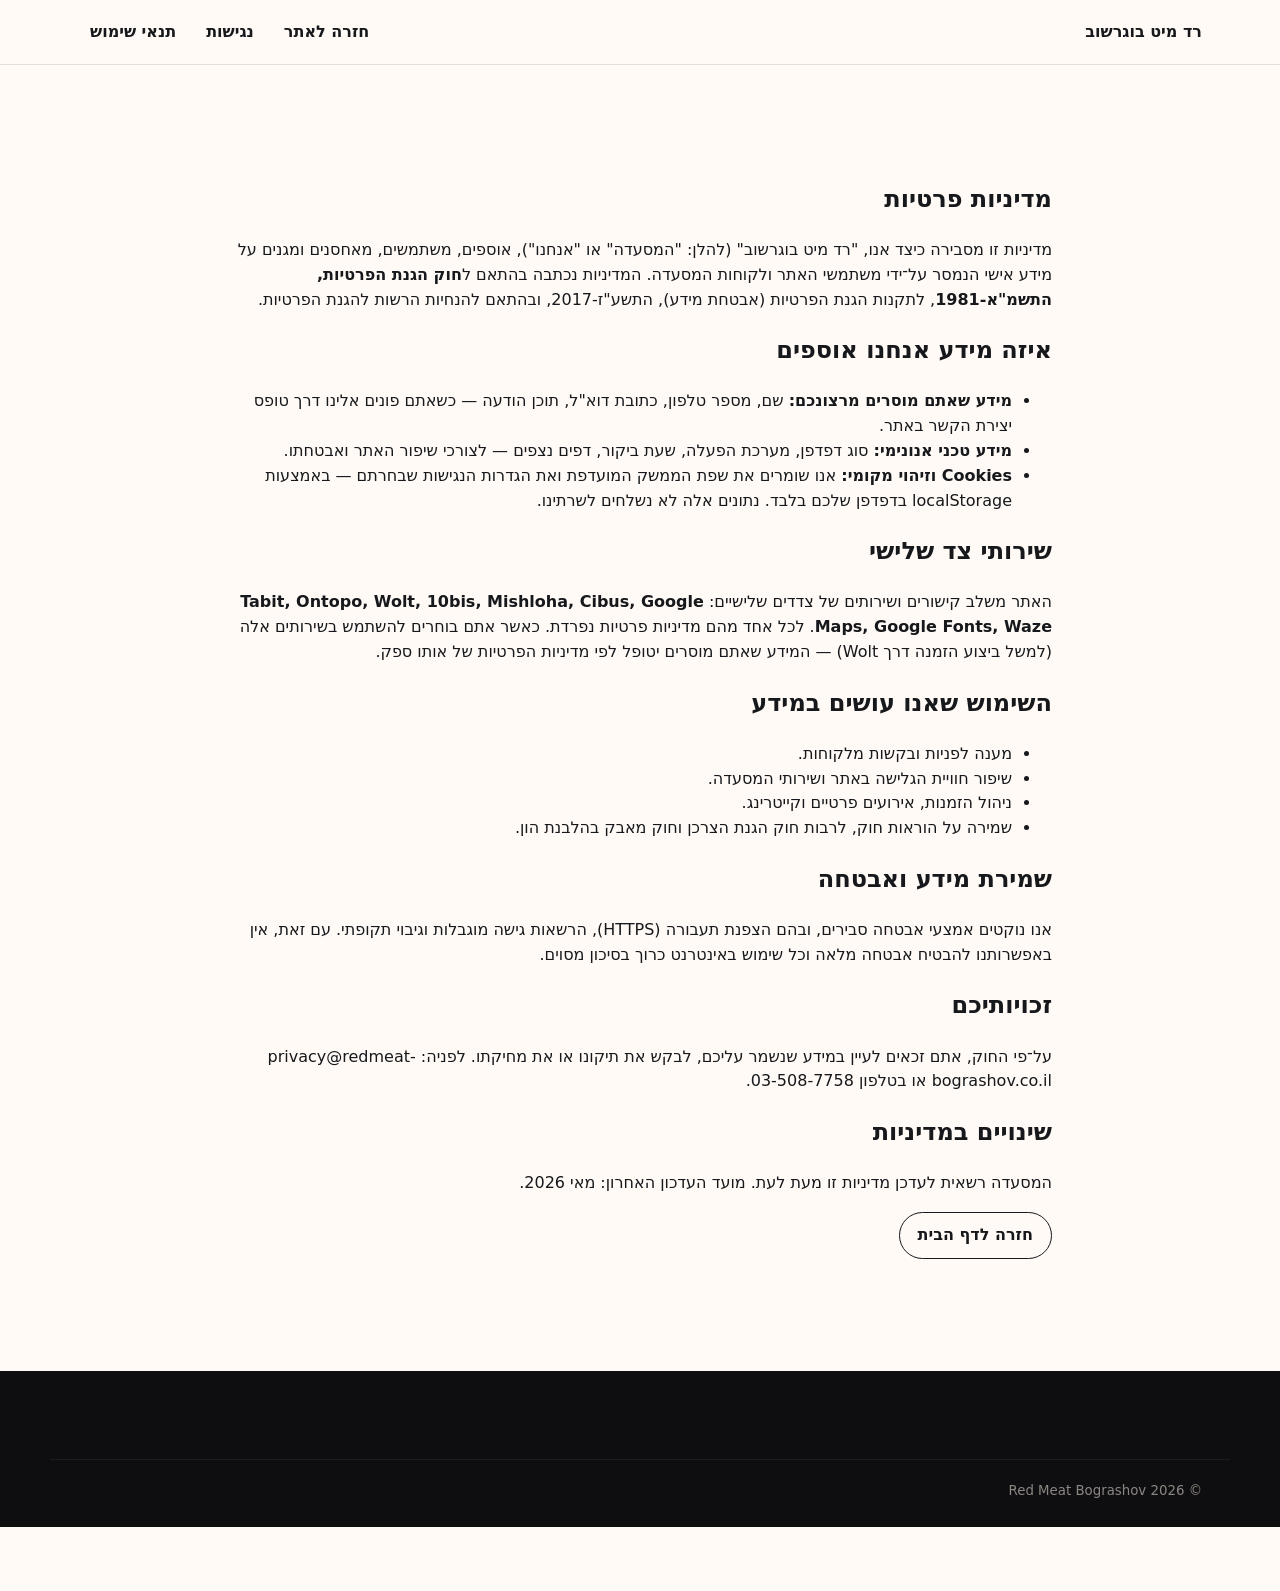
<file: legal/privacy.html>
<!doctype html>
<html lang="he" dir="rtl">
<head>
  <meta charset="utf-8" />
  <meta name="viewport" content="width=device-width, initial-scale=1" />
  <title>מדיניות פרטיות | רד מיט בוגרשוב</title>
  <meta name="description" content="מדיניות הפרטיות של רד מיט בוגרשוב — חוק הגנת הפרטיות, תשמ\"א-1981 והתקנות הנלוות." />
  <link rel="stylesheet" href="../assets/css/styles.css" />
</head>
<body>
  <header class="site-header">
    <div class="container site-header__inner">
      <a class="brand" href="../index.html"><strong>רד מיט בוגרשוב</strong></a>
      <nav class="nav" aria-label="Primary">
        <ul>
          <li><a href="../index.html">חזרה לאתר</a></li>
          <li><a href="accessibility.html">נגישות</a></li>
          <li><a href="terms.html">תנאי שימוש</a></li>
        </ul>
      </nav>
    </div>
  </header>

  <main id="main" tabindex="-1">
    <section class="section">
      <div class="container" style="max-width: 880px;">
        <h1>מדיניות פרטיות</h1>
        <p>
          מדיניות זו מסבירה כיצד אנו, "רד מיט בוגרשוב" (להלן: "המסעדה" או "אנחנו"),
          אוספים, משתמשים, מאחסנים ומגנים על מידע אישי הנמסר על־ידי משתמשי האתר
          ולקוחות המסעדה. המדיניות נכתבה בהתאם
          ל<strong>חוק הגנת הפרטיות, התשמ"א-1981</strong>, לתקנות הגנת הפרטיות
          (אבטחת מידע), התשע"ז-2017, ובהתאם להנחיות הרשות להגנת הפרטיות.
        </p>

        <h2>איזה מידע אנחנו אוספים</h2>
        <ul>
          <li><strong>מידע שאתם מוסרים מרצונכם:</strong> שם, מספר טלפון, כתובת
            דוא"ל, תוכן הודעה — כשאתם פונים אלינו דרך טופס יצירת הקשר באתר.</li>
          <li><strong>מידע טכני אנונימי:</strong> סוג דפדפן, מערכת הפעלה, שעת
            ביקור, דפים נצפים — לצורכי שיפור האתר ואבטחתו.</li>
          <li><strong>Cookies וזיהוי מקומי:</strong> אנו שומרים את שפת הממשק
            המועדפת ואת הגדרות הנגישות שבחרתם — באמצעות localStorage בדפדפן
            שלכם בלבד. נתונים אלה לא נשלחים לשרתינו.</li>
        </ul>

        <h2>שירותי צד שלישי</h2>
        <p>
          האתר משלב קישורים ושירותים של צדדים שלישיים: <strong>Tabit, Ontopo,
          Wolt, 10bis, Mishloha, Cibus, Google Maps, Google Fonts, Waze</strong>.
          לכל אחד מהם מדיניות פרטיות נפרדת. כאשר אתם בוחרים להשתמש בשירותים אלה
          (למשל ביצוע הזמנה דרך Wolt) — המידע שאתם מוסרים יטופל לפי מדיניות
          הפרטיות של אותו ספק.
        </p>

        <h2>השימוש שאנו עושים במידע</h2>
        <ul>
          <li>מענה לפניות ובקשות מלקוחות.</li>
          <li>שיפור חוויית הגלישה באתר ושירותי המסעדה.</li>
          <li>ניהול הזמנות, אירועים פרטיים וקייטרינג.</li>
          <li>שמירה על הוראות חוק, לרבות חוק הגנת הצרכן וחוק מאבק בהלבנת הון.</li>
        </ul>

        <h2>שמירת מידע ואבטחה</h2>
        <p>
          אנו נוקטים אמצעי אבטחה סבירים, ובהם הצפנת תעבורה (HTTPS), הרשאות
          גישה מוגבלות וגיבוי תקופתי. עם זאת, אין באפשרותנו להבטיח אבטחה מלאה
          וכל שימוש באינטרנט כרוך בסיכון מסוים.
        </p>

        <h2>זכויותיכם</h2>
        <p>
          על־פי החוק, אתם זכאים לעיין במידע שנשמר עליכם, לבקש את תיקונו או את
          מחיקתו. לפניה: <a href="mailto:privacy@redmeat-bograshov.co.il">privacy@redmeat-bograshov.co.il</a>
          או בטלפון <a href="tel:+97235087758">03-508-7758</a>.
        </p>

        <h2>שינויים במדיניות</h2>
        <p>
          המסעדה רשאית לעדכן מדיניות זו מעת לעת. מועד העדכון האחרון: מאי 2026.
        </p>

        <p><a class="btn btn--ghost" href="../index.html">חזרה לדף הבית</a></p>
      </div>
    </section>
  </main>

  <footer class="site-footer">
    <div class="container site-footer__bottom">
      <small>© <span id="year"></span> Red Meat Bograshov</small>
    </div>
  </footer>
  <script>document.getElementById('year').textContent = new Date().getFullYear();</script>
</body>
</html>
</file>
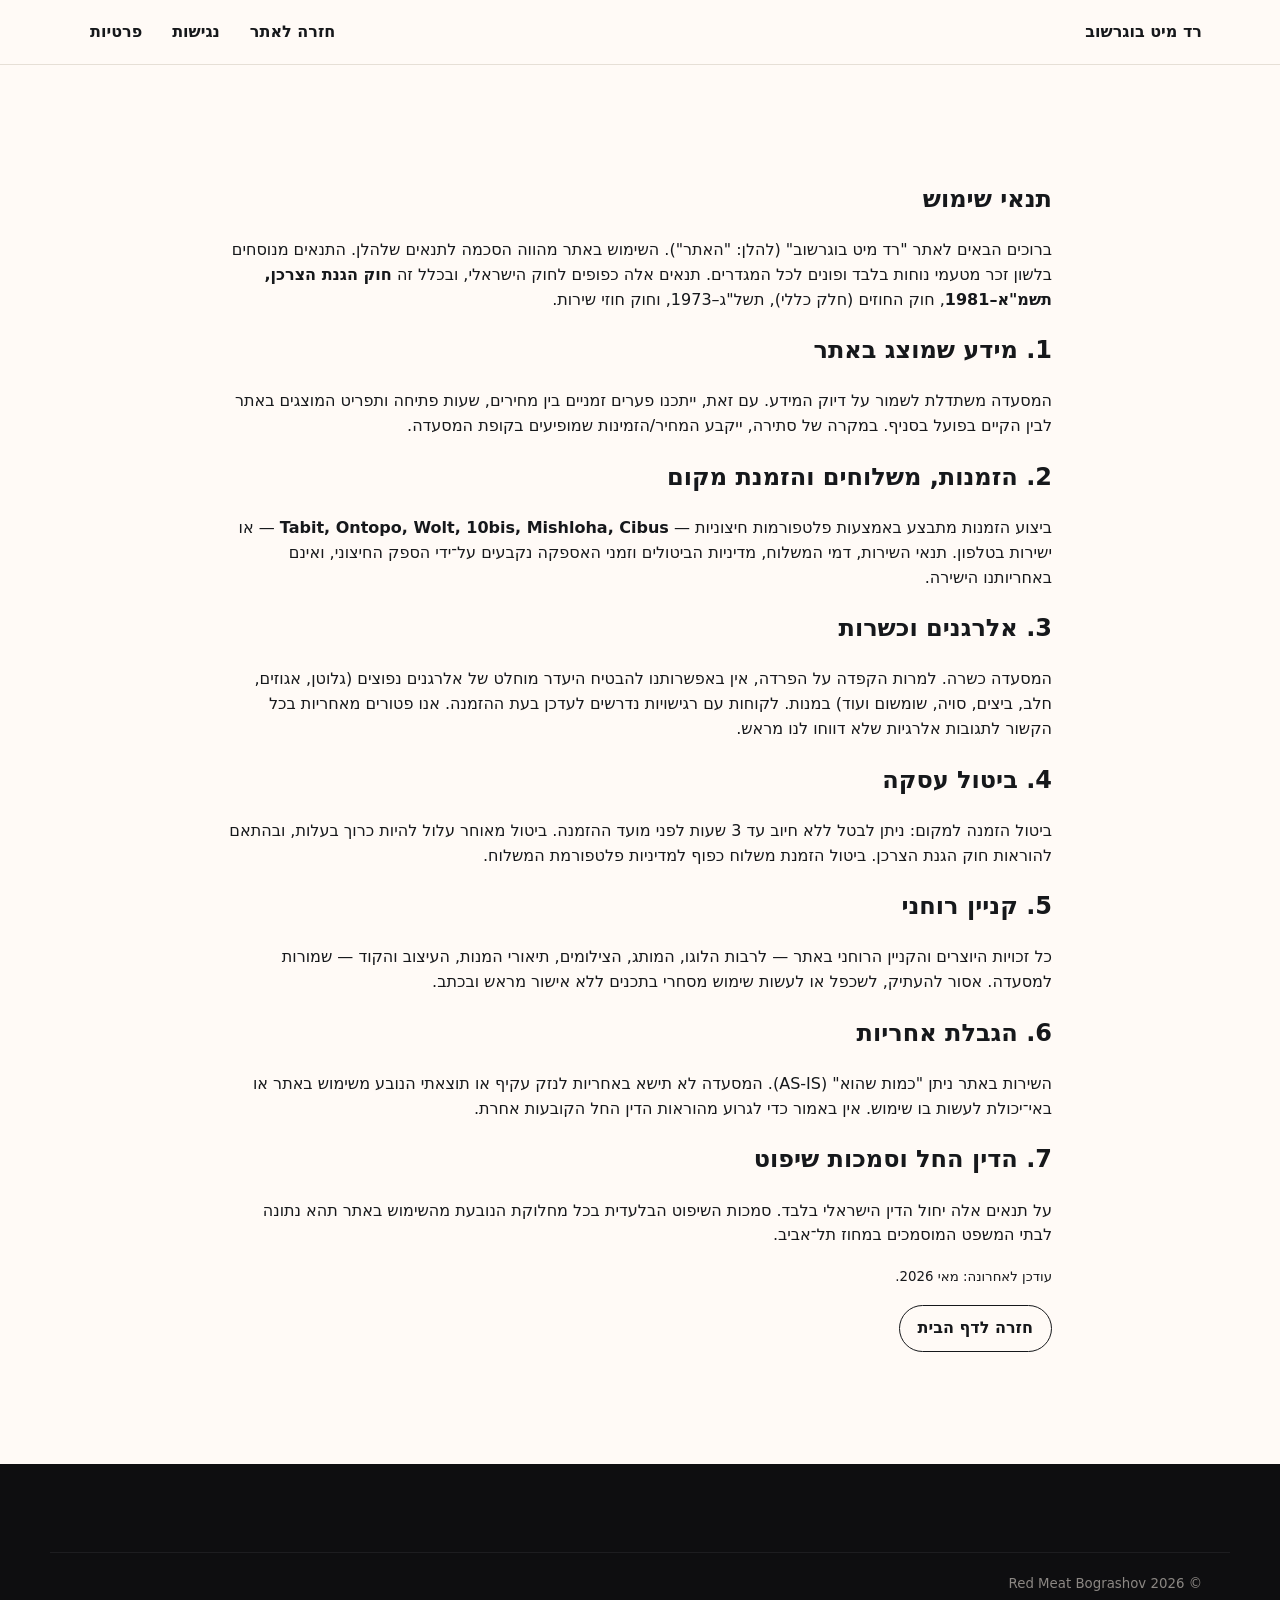
<file: legal/terms.html>
<!doctype html>
<html lang="he" dir="rtl">
<head>
  <meta charset="utf-8" />
  <meta name="viewport" content="width=device-width, initial-scale=1" />
  <title>תנאי שימוש | רד מיט בוגרשוב</title>
  <meta name="description" content="תנאי השימוש באתר רד מיט בוגרשוב — בהתאם לחוק הגנת הצרכן, תשמ\"א-1981 ולחוק עוולות מסחריות." />
  <link rel="stylesheet" href="../assets/css/styles.css" />
</head>
<body>
  <header class="site-header">
    <div class="container site-header__inner">
      <a class="brand" href="../index.html"><strong>רד מיט בוגרשוב</strong></a>
      <nav class="nav" aria-label="Primary">
        <ul>
          <li><a href="../index.html">חזרה לאתר</a></li>
          <li><a href="accessibility.html">נגישות</a></li>
          <li><a href="privacy.html">פרטיות</a></li>
        </ul>
      </nav>
    </div>
  </header>

  <main id="main" tabindex="-1">
    <section class="section">
      <div class="container" style="max-width: 880px;">
        <h1>תנאי שימוש</h1>
        <p>
          ברוכים הבאים לאתר "רד מיט בוגרשוב" (להלן: "האתר"). השימוש באתר מהווה
          הסכמה לתנאים שלהלן. התנאים מנוסחים בלשון זכר מטעמי נוחות בלבד ופונים
          לכל המגדרים. תנאים אלה כפופים לחוק הישראלי, ובכלל זה
          <strong>חוק הגנת הצרכן, תשמ"א–1981</strong>, חוק החוזים (חלק כללי),
          תשל"ג–1973, וחוק חוזי שירות.
        </p>

        <h2>1. מידע שמוצג באתר</h2>
        <p>
          המסעדה משתדלת לשמור על דיוק המידע. עם זאת, ייתכנו פערים זמניים בין
          מחירים, שעות פתיחה ותפריט המוצגים באתר לבין הקיים בפועל בסניף. במקרה
          של סתירה, ייקבע המחיר/הזמינות שמופיעים בקופת המסעדה.
        </p>

        <h2>2. הזמנות, משלוחים והזמנת מקום</h2>
        <p>
          ביצוע הזמנות מתבצע באמצעות פלטפורמות חיצוניות —
          <strong>Tabit, Ontopo, Wolt, 10bis, Mishloha, Cibus</strong> — או
          ישירות בטלפון. תנאי השירות, דמי המשלוח, מדיניות הביטולים וזמני
          האספקה נקבעים על־ידי הספק החיצוני, ואינם באחריותנו הישירה.
        </p>

        <h2>3. אלרגנים וכשרות</h2>
        <p>
          המסעדה כשרה. למרות הקפדה על הפרדה, אין באפשרותנו להבטיח היעדר מוחלט
          של אלרגנים נפוצים (גלוטן, אגוזים, חלב, ביצים, סויה, שומשום ועוד) במנות.
          לקוחות עם רגישויות נדרשים לעדכן בעת ההזמנה. אנו פטורים מאחריות בכל
          הקשור לתגובות אלרגיות שלא דווחו לנו מראש.
        </p>

        <h2>4. ביטול עסקה</h2>
        <p>
          ביטול הזמנה למקום: ניתן לבטל ללא חיוב עד 3 שעות לפני מועד ההזמנה.
          ביטול מאוחר עלול להיות כרוך בעלות, ובהתאם להוראות חוק הגנת הצרכן.
          ביטול הזמנת משלוח כפוף למדיניות פלטפורמת המשלוח.
        </p>

        <h2>5. קניין רוחני</h2>
        <p>
          כל זכויות היוצרים והקניין הרוחני באתר — לרבות הלוגו, המותג, הצילומים,
          תיאורי המנות, העיצוב והקוד — שמורות למסעדה. אסור להעתיק, לשכפל או
          לעשות שימוש מסחרי בתכנים ללא אישור מראש ובכתב.
        </p>

        <h2>6. הגבלת אחריות</h2>
        <p>
          השירות באתר ניתן "כמות שהוא" (AS-IS). המסעדה לא תישא באחריות לנזק עקיף
          או תוצאתי הנובע משימוש באתר או באי־יכולת לעשות בו שימוש. אין באמור
          כדי לגרוע מהוראות הדין החל הקובעות אחרת.
        </p>

        <h2>7. הדין החל וסמכות שיפוט</h2>
        <p>
          על תנאים אלה יחול הדין הישראלי בלבד. סמכות השיפוט הבלעדית בכל מחלוקת
          הנובעת מהשימוש באתר תהא נתונה לבתי המשפט המוסמכים במחוז תל־אביב.
        </p>

        <p><small>עודכן לאחרונה: מאי 2026.</small></p>

        <p><a class="btn btn--ghost" href="../index.html">חזרה לדף הבית</a></p>
      </div>
    </section>
  </main>

  <footer class="site-footer">
    <div class="container site-footer__bottom">
      <small>© <span id="year"></span> Red Meat Bograshov</small>
    </div>
  </footer>
  <script>document.getElementById('year').textContent = new Date().getFullYear();</script>
</body>
</html>
</file>
<file: assets/css/styles.css>
/* =========================================================
   Red Meat Bograshov — site styles
   Design tokens + components, mobile-first.
   Optimized for 5G/3G mobile, RTL/LTR, AA contrast.
   ========================================================= */

:root {
  --c-red:        #c8102e;
  --c-red-deep:   #8d0a1f;
  --c-black:      #0a0a0a;
  --c-ink:        #16181b;
  --c-ink-2:      #2a2d31;
  --c-paper:      #fffaf6;
  --c-paper-2:    #f3eee7;
  --c-line:       #e6dfd6;
  --c-muted:      #6c6862;
  --c-cream:      #fcf7f1;
  --c-gold:       #c79a4a;

  --shadow-1: 0 2px 4px rgba(10,10,10,.04), 0 8px 24px rgba(10,10,10,.06);
  --shadow-2: 0 12px 40px rgba(10,10,10,.18);
  --radius:   14px;
  --radius-sm: 8px;

  --container: 1180px;
  --gutter: clamp(16px, 4vw, 28px);

  --font-he: 'Assistant', 'Heebo', system-ui, -apple-system, 'Segoe UI', Arial, sans-serif;
  --font-en: 'Assistant', 'Heebo', system-ui, -apple-system, 'Segoe UI', Arial, sans-serif;
  --font-display: 'Bellefair', 'Heebo', Georgia, serif;

  --bar-h: 64px;
  --thumb-h: 64px;
}

* { box-sizing: border-box; }
html { -webkit-text-size-adjust: 100%; scroll-behavior: smooth; }
html, body { margin: 0; padding: 0; }
body {
  font-family: var(--font-he);
  color: var(--c-ink);
  background: var(--c-paper);
  line-height: 1.55;
  font-size: 16px;
  -webkit-font-smoothing: antialiased;
  text-rendering: optimizeLegibility;
  padding-bottom: calc(var(--thumb-h) + env(safe-area-inset-bottom, 0px));
}
html[dir="ltr"] body { font-family: var(--font-en); }

img, svg, iframe { max-width: 100%; display: block; }
a { color: inherit; text-decoration: none; }
button { font: inherit; cursor: pointer; }

.container { max-width: var(--container); margin: 0 auto; padding: 0 var(--gutter); }

/* Skip link */
.skip-link {
  position: absolute; inset-inline-start: 12px; top: -100px;
  background: var(--c-black); color: #fff; padding: 10px 14px; border-radius: 6px;
  z-index: 1000; transition: top .2s ease;
}
.skip-link:focus { top: 12px; outline: 2px solid var(--c-red); }

/* Focus styles (AA) */
:focus-visible {
  outline: 3px solid var(--c-red);
  outline-offset: 2px;
  border-radius: 4px;
}

/* ============== TOP BAR ============== */
.topbar {
  background: var(--c-black);
  color: #fff;
  font-size: 13px;
}
.topbar__inner {
  display: flex; align-items: center; gap: 12px;
  min-height: 36px;
  flex-wrap: wrap;
}
.kosher-badge {
  display: inline-flex; align-items: center; gap: 6px;
  background: var(--c-red); color: #fff;
  font-weight: 700; padding: 4px 10px; border-radius: 999px;
  font-size: 12px; letter-spacing: .02em;
}
.topbar__sep { color: #6e6e6e; }
.topbar__hours { opacity: .92; }
.topbar__actions { margin-inline-start: auto; display: flex; gap: 8px; align-items: center; }
.lang-switch, .a11y-toggle {
  background: transparent; border: 1px solid #2a2a2a; color: #fff;
  padding: 6px 10px; border-radius: 999px; font-weight: 700;
  min-height: 32px;
}
.lang-switch:hover, .a11y-toggle:hover { background: #1a1a1a; }
.a11y-toggle { font-size: 18px; line-height: 1; }

/* ============== HEADER ============== */
.site-header {
  position: sticky; top: 0; z-index: 50;
  background: rgba(255,250,246,.92);
  backdrop-filter: saturate(140%) blur(10px);
  border-bottom: 1px solid var(--c-line);
}
.site-header__inner {
  display: flex; align-items: center; gap: 16px;
  min-height: var(--bar-h);
}
.brand { display: inline-flex; align-items: center; gap: 10px; }
.brand__mark { display: inline-flex; }
.brand__text { display: inline-flex; flex-direction: column; line-height: 1; }
.brand__text strong { font-weight: 800; font-size: 17px; }
.brand__text small { color: var(--c-muted); font-size: 12px; margin-top: 4px; }

.nav { margin-inline-start: auto; }
.nav ul {
  list-style: none; padding: 0; margin: 0;
  display: flex; gap: 6px; flex-wrap: wrap;
}
.nav a {
  display: inline-flex; align-items: center;
  padding: 10px 12px; border-radius: 8px; font-weight: 600;
  color: var(--c-ink);
}
.nav a:hover, .nav a:focus-visible { background: var(--c-paper-2); color: var(--c-red-deep); }

.nav-toggle {
  display: none;
  width: 44px; height: 44px;
  background: transparent; border: 1px solid var(--c-line);
  border-radius: 10px;
  margin-inline-start: auto;
  position: relative;
}
.nav-toggle__bar {
  display: block;
  width: 22px; height: 2px;
  background: var(--c-ink);
  margin: 4px auto;
}

@media (max-width: 880px) {
  .nav-toggle { display: inline-flex; flex-direction: column; justify-content: center; align-items: center; }
  .nav {
    position: absolute;
    inset-inline: 0; top: 100%;
    background: var(--c-paper);
    border-bottom: 1px solid var(--c-line);
    box-shadow: var(--shadow-1);
    display: none;
    padding: 8px var(--gutter) 14px;
  }
  .nav[data-open="true"] { display: block; }
  .nav ul { flex-direction: column; }
  .nav a { padding: 14px 12px; border-bottom: 1px solid var(--c-line); border-radius: 0; }
}

/* ============== BUTTONS ============== */
.btn {
  display: inline-flex; align-items: center; justify-content: center;
  gap: 8px;
  min-height: 44px;
  padding: 10px 18px;
  border-radius: 999px;
  font-weight: 700;
  border: 1px solid transparent;
  transition: transform .12s ease, background .15s ease, color .15s ease;
  text-align: center;
}
.btn:active { transform: translateY(1px); }
.btn--lg { min-height: 52px; padding: 14px 22px; font-size: 16px; }
.btn--primary {
  background: var(--c-red); color: #fff;
}
.btn--primary:hover, .btn--primary:focus-visible { background: var(--c-red-deep); color: #fff; }
.btn--ghost {
  background: transparent; color: var(--c-ink); border-color: var(--c-ink);
}
.btn--ghost:hover, .btn--ghost:focus-visible { background: var(--c-ink); color: #fff; }
.btn--call {
  background: var(--c-black); color: #fff;
}
.btn--call:hover { background: #1f1f1f; }

/* ============== HERO ============== */
.hero {
  position: relative;
  isolation: isolate;
  color: #fff;
  overflow: hidden;
}
.hero__bg {
  position: absolute; inset: 0; z-index: -1;
  background:
    radial-gradient(120% 80% at 20% 10%, rgba(200,16,46,.55) 0%, transparent 60%),
    linear-gradient(180deg, #0a0a0a 0%, #1a0c0e 60%, #0a0a0a 100%);
}
.hero__bg::after {
  content: ""; position: absolute; inset: 0;
  background-image:
    radial-gradient(rgba(255,255,255,.05) 1px, transparent 1px);
  background-size: 6px 6px;
  mix-blend-mode: overlay;
  opacity: .35;
}
.hero__inner {
  padding: clamp(48px, 9vw, 110px) var(--gutter) clamp(40px, 7vw, 80px);
  text-align: start;
  max-width: 980px;
}
.hero__eyebrow {
  display: inline-block;
  text-transform: uppercase; letter-spacing: .14em;
  font-weight: 700; font-size: 12px;
  color: #f6c1ca;
  background: rgba(200,16,46,.18);
  border: 1px solid rgba(200,16,46,.5);
  padding: 6px 12px; border-radius: 999px;
  margin-bottom: 18px;
}
.hero__title {
  font-family: var(--font-he);
  font-weight: 800;
  font-size: clamp(38px, 7vw, 76px);
  line-height: 1.02;
  letter-spacing: -.01em;
  margin: 0 0 16px;
}
.hero__title--accent {
  display: block;
  color: var(--c-red);
  font-style: italic;
}
.hero__lead {
  max-width: 60ch;
  font-size: clamp(16px, 2.1vw, 19px);
  color: #e8e3dd;
  margin: 0 0 28px;
}
.hero__cta {
  display: flex; flex-wrap: wrap; gap: 10px;
  margin-bottom: 26px;
}
.hero__chips {
  list-style: none; padding: 0; margin: 0;
  display: flex; flex-wrap: wrap; gap: 8px;
}
.hero__chips li {
  background: rgba(255,255,255,.08);
  border: 1px solid rgba(255,255,255,.18);
  color: #f1ece6;
  font-size: 13px; padding: 6px 12px; border-radius: 999px;
}

/* ============== QUICK BAR ============== */
.quick { background: var(--c-paper-2); border-block: 1px solid var(--c-line); }
.quick__grid {
  display: grid;
  grid-template-columns: repeat(4, minmax(0,1fr));
  gap: 0;
}
.quick__item {
  display: flex; flex-direction: column; align-items: center; justify-content: center;
  text-align: center;
  padding: 18px 10px;
  border-inline-end: 1px solid var(--c-line);
  min-height: 84px;
  transition: background .15s;
}
.quick__item:last-child { border-inline-end: 0; }
.quick__item:hover, .quick__item:focus-visible { background: #fff; }
.quick__name { font-weight: 800; font-size: 15px; }
.quick__sub { color: var(--c-muted); font-size: 12px; margin-top: 4px; }

@media (max-width: 540px) {
  .quick__grid { grid-template-columns: repeat(2, 1fr); }
  .quick__item:nth-child(2n) { border-inline-end: 0; }
  .quick__item:nth-child(-n+2) { border-bottom: 1px solid var(--c-line); }
}

/* ============== SECTIONS ============== */
.section {
  padding: clamp(56px, 8vw, 96px) 0;
}
.section--alt { background: var(--c-cream); }
.section--dark {
  background: var(--c-black);
  color: #f5f1ec;
}
.section--dark .section__title { color: #fff; }
.section--dark .section__lead  { color: #d6d1cb; }

.section__head {
  max-width: 760px;
  margin: 0 auto 36px;
  text-align: center;
}
.section__eyebrow {
  text-transform: uppercase; letter-spacing: .12em;
  color: var(--c-red);
  font-weight: 800; font-size: 12px;
  margin: 0 0 8px;
}
.section__title {
  margin: 0 0 12px;
  font-size: clamp(28px, 4.6vw, 46px);
  letter-spacing: -.01em;
  line-height: 1.1;
}
.section__lead {
  margin: 0;
  color: var(--c-muted);
  font-size: clamp(15px, 1.7vw, 17px);
}

/* ============== MENU ============== */
.menu-tabs {
  display: flex; flex-wrap: wrap; gap: 8px;
  justify-content: center;
  margin: 0 auto 28px;
  max-width: 920px;
}
.menu-tab {
  border: 1px solid var(--c-line);
  background: #fff;
  color: var(--c-ink);
  border-radius: 999px;
  padding: 10px 16px;
  font-weight: 700;
  min-height: 40px;
}
.menu-tab.is-active { background: var(--c-black); color: #fff; border-color: var(--c-black); }
.menu-tab:hover:not(.is-active) { background: var(--c-paper-2); }

.menu-panel { display: none; }
.menu-panel.is-active { display: block; }
.menu-panel__note {
  text-align: center; color: var(--c-muted);
  margin: 0 auto 22px; font-size: 14px;
}

.menu-list {
  list-style: none; padding: 0; margin: 0;
  display: grid;
  grid-template-columns: repeat(2, minmax(0,1fr));
  gap: 14px;
}
.menu-list--cols { grid-template-columns: repeat(3, minmax(0,1fr)); }
@media (max-width: 880px) {
  .menu-list, .menu-list--cols { grid-template-columns: 1fr; }
}
.menu-item {
  background: #fff;
  border: 1px solid var(--c-line);
  border-radius: var(--radius);
  padding: 18px;
  position: relative;
}
.menu-item__head {
  display: flex; gap: 12px; align-items: baseline;
  justify-content: space-between;
}
.menu-item__head h3 {
  margin: 0;
  font-size: 18px; font-weight: 700;
}
.menu-item__price {
  white-space: nowrap;
  font-weight: 800;
  color: var(--c-red);
  font-variant-numeric: tabular-nums;
}
.menu-item p { color: var(--c-muted); margin: 8px 0 0; font-size: 14px; }

.menu-item--hero {
  border-color: var(--c-red);
  background: linear-gradient(180deg, #fff 0%, #fff5f6 100%);
}

/* Optional photo. Drop an <img class="menu-item__img"> as the FIRST child
   of any .menu-item to enable. The card auto-switches to a 2-column layout. */
.menu-item__img {
  width: 100%;
  aspect-ratio: 4 / 3;
  object-fit: cover;
  border-radius: var(--radius-sm);
  background: var(--c-paper-2);
  margin-bottom: 12px;
}
.menu-item:has(> .menu-item__img) {
  display: grid;
  grid-template-columns: 120px 1fr;
  gap: 14px;
  align-items: start;
}
.menu-item:has(> .menu-item__img) .menu-item__img {
  margin-bottom: 0;
}
.menu-item:has(> .menu-item__img) > :not(.menu-item__img) {
  grid-column: 2;
}
@media (max-width: 540px) {
  .menu-item:has(> .menu-item__img) {
    grid-template-columns: 96px 1fr;
  }
}
.menu-item__badge {
  display: inline-block;
  background: var(--c-red); color: #fff;
  font-size: 11px; font-weight: 700;
  padding: 4px 8px; border-radius: 4px;
  margin-top: 10px;
  letter-spacing: .04em;
  text-transform: uppercase;
}
.menu-item__badge--veg { background: #4a7d3b; }

.menu-subtitle {
  font-size: 18px;
  margin: 28px 0 12px;
  border-top: 1px solid var(--c-line);
  padding-top: 18px;
}

/* ============== LUNCH ============== */
.lunch {
  display: grid;
  grid-template-columns: 1.4fr 1fr;
  gap: clamp(24px, 4vw, 56px);
  align-items: center;
}
@media (max-width: 880px) { .lunch { grid-template-columns: 1fr; } }
.lunch__list {
  list-style: none; padding: 0; margin: 16px 0 22px;
  display: grid; gap: 8px;
}
.lunch__list li {
  padding-inline-start: 22px;
  position: relative;
}
.lunch__list li::before {
  content: ""; position: absolute;
  inset-inline-start: 0; top: .55em;
  width: 12px; height: 12px;
  background: var(--c-red);
  border-radius: 2px;
  transform: rotate(45deg);
}
.lunch__cta { display: flex; flex-wrap: wrap; gap: 10px; }
.lunch__price {
  background: var(--c-black); color: #fff;
  border-radius: var(--radius);
  padding: 36px;
  text-align: center;
  position: relative;
}
.lunch__price span {
  display: inline-block;
  font-family: var(--font-display);
  font-size: 36px;
  color: var(--c-gold);
}
.lunch__price strong {
  display: block;
  font-family: var(--font-display);
  font-size: clamp(80px, 14vw, 140px);
  line-height: .9;
  color: #fff;
}
.lunch__price em {
  display: block;
  font-style: normal;
  letter-spacing: .2em;
  text-transform: uppercase;
  font-size: 12px;
  color: #c0bdb8;
  margin-top: 6px;
}

/* ============== DELIVERY ============== */
.delivery-grid {
  display: grid;
  grid-template-columns: repeat(4, minmax(0,1fr));
  gap: 14px;
}
@media (max-width: 880px) { .delivery-grid { grid-template-columns: repeat(2, 1fr); } }
@media (max-width: 540px) { .delivery-grid { grid-template-columns: 1fr; } }

.delivery-card {
  display: block;
  background: #fff;
  border: 1px solid var(--c-line);
  border-radius: var(--radius);
  padding: 22px;
  transition: transform .12s, box-shadow .15s, border-color .15s;
  min-height: 140px;
}
.delivery-card:hover, .delivery-card:focus-visible {
  transform: translateY(-2px);
  border-color: var(--c-red);
  box-shadow: var(--shadow-1);
}
.delivery-card__name { display: block; font-weight: 800; font-size: 22px; }
.delivery-card__desc { display: block; color: var(--c-muted); font-size: 14px; margin-top: 6px; }
.delivery-card__cta { display: inline-block; color: var(--c-red); font-weight: 700; margin-top: 14px; }
.delivery-card--call { background: var(--c-black); color: #fff; border-color: var(--c-black); }
.delivery-card--call .delivery-card__desc { color: #c5c1bc; }
.delivery-card--call .delivery-card__cta { color: var(--c-red); }

/* ============== RESERVATIONS ============== */
.reservations { text-align: center; }
.reservations__cta {
  display: flex; flex-wrap: wrap; gap: 10px; justify-content: center;
  margin-top: 18px;
}

/* ============== VISIT ============== */
.visit {
  display: grid;
  grid-template-columns: 1fr 1.1fr;
  gap: clamp(24px, 4vw, 48px);
  align-items: start;
}
@media (max-width: 880px) { .visit { grid-template-columns: 1fr; } }
.visit__details { list-style: none; padding: 0; margin: 0 0 24px; display: grid; gap: 8px; }
.visit__label { display: inline-block; min-width: 80px; color: var(--c-muted); font-weight: 700; }
.visit__h3 { margin: 14px 0 8px; }
.hours {
  width: 100%;
  border-collapse: collapse;
  background: #fff;
  border: 1px solid var(--c-line);
  border-radius: var(--radius);
  overflow: hidden;
  margin-bottom: 18px;
}
.hours th, .hours td { padding: 10px 14px; border-bottom: 1px solid var(--c-line); text-align: start; }
.hours tr:last-child th, .hours tr:last-child td { border-bottom: 0; }
.hours th { background: var(--c-paper-2); font-weight: 700; }
.hours tr.is-today th, .hours tr.is-today td { background: #fff5f6; color: var(--c-red-deep); font-weight: 800; }

.visit__nav { display: flex; gap: 10px; flex-wrap: wrap; }
.visit__map {
  position: relative; padding-top: 75%;
  border-radius: var(--radius); overflow: hidden;
  border: 1px solid var(--c-line);
  box-shadow: var(--shadow-1);
}
.visit__map iframe { position: absolute; inset: 0; width: 100%; height: 100%; border: 0; }

/* ============== REVIEWS ============== */
.reviews {
  list-style: none; padding: 0; margin: 0;
  display: grid; grid-template-columns: repeat(2, minmax(0,1fr)); gap: 14px;
}
@media (max-width: 880px) { .reviews { grid-template-columns: 1fr; } }
.review {
  background: #fff;
  border: 1px solid var(--c-line);
  border-radius: var(--radius);
  padding: 22px;
}
.review__stars { color: #e1a82b; font-size: 18px; letter-spacing: 2px; margin-bottom: 8px; }
.review blockquote { margin: 0; font-style: italic; }
.review cite { display: block; margin-top: 8px; color: var(--c-muted); font-size: 13px; font-style: normal; }

/* ============== CONTACT ============== */
.contact {
  display: grid; grid-template-columns: 1fr 1fr;
  gap: clamp(24px, 4vw, 48px);
}
@media (max-width: 880px) { .contact { grid-template-columns: 1fr; } }
.contact__direct { list-style: none; padding: 0; margin: 18px 0 0; display: grid; gap: 8px; }
.contact__label { display: inline-block; min-width: 70px; color: var(--c-muted); font-weight: 700; }
.contact__form {
  display: grid; gap: 12px;
  grid-template-columns: 1fr 1fr;
  background: #fff; padding: 22px;
  border: 1px solid var(--c-line); border-radius: var(--radius);
}
.field { display: grid; gap: 6px; }
.field--full { grid-column: 1 / -1; }
.field label { font-weight: 700; font-size: 14px; }
.field input, .field textarea {
  font: inherit;
  padding: 12px 14px;
  border: 1px solid var(--c-line);
  border-radius: 10px;
  background: var(--c-paper);
  min-height: 44px;
  width: 100%;
}
.field--actions { display: flex; align-items: center; gap: 12px; flex-wrap: wrap; }
.form-status { color: var(--c-muted); margin: 0; }
.form-status[data-state="ok"] { color: #2a7c3b; }
.form-status[data-state="err"] { color: #b22a36; }

/* ============== STICKY THUMB BAR (mobile) ============== */
.thumbbar {
  position: fixed;
  inset-inline: 0; bottom: 0; z-index: 60;
  display: none;
  background: rgba(10,10,10,.96);
  backdrop-filter: blur(8px);
  padding: 8px 8px calc(8px + env(safe-area-inset-bottom, 0px));
  gap: 6px;
  border-top: 1px solid #1f1f1f;
}
.thumbbar__btn {
  flex: 1;
  display: inline-flex; flex-direction: column; align-items: center; justify-content: center;
  background: #1a1a1a; color: #fff;
  border-radius: 12px;
  padding: 8px 6px;
  min-height: 52px; font-size: 12px; font-weight: 700; gap: 2px;
  text-align: center;
}
.thumbbar__btn span:first-child { font-size: 18px; }
.thumbbar__btn--primary { background: var(--c-red); }
.thumbbar__btn--call { background: #2b2b2b; }
@media (max-width: 880px) { .thumbbar { display: flex; } }

/* ============== FOOTER ============== */
.site-footer {
  background: #0e0e10; color: #d8d4cf; padding: 56px 0 24px;
}
.site-footer a { color: #fff; }
.site-footer a:hover { color: var(--c-red); }
.site-footer__grid {
  display: grid;
  grid-template-columns: repeat(4, minmax(0,1fr));
  gap: 24px;
}
@media (max-width: 880px) { .site-footer__grid { grid-template-columns: repeat(2, 1fr); } }
@media (max-width: 540px) { .site-footer__grid { grid-template-columns: 1fr; } }
.site-footer h2 { font-size: 14px; text-transform: uppercase; letter-spacing: .12em; color: #fff; margin: 0 0 10px; }
.site-footer ul { list-style: none; padding: 0; margin: 0; display: grid; gap: 6px; }
.site-footer__brand { display: block; font-size: 18px; color: #fff; margin-bottom: 6px; }
.site-footer__bottom { border-top: 1px solid #1d1d20; margin-top: 32px; padding-top: 18px; color: #8b8783; }
.social { display: grid; gap: 6px; }

/* ============== A11Y PANEL ============== */
.a11y-panel {
  position: fixed; inset: 0; z-index: 100;
  background: rgba(0,0,0,.5);
  display: flex; justify-content: flex-end;
}
.a11y-panel[hidden] { display: none; }
html[dir="ltr"] .a11y-panel { justify-content: flex-start; }
.a11y-panel__inner {
  background: #fff; color: var(--c-ink);
  width: min(420px, 100%);
  height: 100%; overflow: auto;
  padding: 20px;
  box-shadow: var(--shadow-2);
}
.a11y-panel__head { display: flex; align-items: center; justify-content: space-between; }
.a11y-panel__close {
  background: transparent; border: 1px solid var(--c-line);
  width: 40px; height: 40px; border-radius: 50%; font-size: 22px; line-height: 1;
}
.a11y-panel__body fieldset {
  border: 1px solid var(--c-line); border-radius: var(--radius);
  margin: 14px 0; padding: 14px;
}
.a11y-panel__body legend { font-weight: 800; padding: 0 6px; }
.a11y-panel__body button {
  display: inline-block;
  background: var(--c-paper-2); border: 1px solid var(--c-line);
  padding: 8px 12px; margin: 4px; border-radius: 8px; font-weight: 600;
}
.a11y-panel__body button.is-active { background: var(--c-red); color: #fff; border-color: var(--c-red); }
.a11y-panel__reset {
  width: 100%;
  background: var(--c-black) !important; color: #fff !important;
  border: 0 !important; padding: 12px !important; border-radius: 10px !important;
}

/* ============== A11Y MODES ============== */
html.a11y-contrast-high {
  --c-paper: #fff;
  --c-paper-2: #fff;
  --c-ink: #000;
  --c-muted: #000;
  --c-red: #b00018;
}
html.a11y-contrast-high body { background: #fff; color: #000; }
html.a11y-contrast-high .menu-item, html.a11y-contrast-high .delivery-card,
html.a11y-contrast-high .review, html.a11y-contrast-high .contact__form { border-color: #000; }

html.a11y-contrast-invert body { filter: invert(1) hue-rotate(180deg); }
html.a11y-contrast-invert img, html.a11y-contrast-invert iframe { filter: invert(1) hue-rotate(180deg); }

html.a11y-contrast-mono body { filter: grayscale(1); }

html.a11y-text-readable, html.a11y-text-readable body { font-family: Arial, Helvetica, sans-serif !important; }
html.a11y-text-spacing { letter-spacing: .06em; word-spacing: .12em; line-height: 1.8 !important; }
html.a11y-links-underline a { text-decoration: underline !important; }
html.a11y-motion-stop *, html.a11y-motion-stop *::before, html.a11y-motion-stop *::after {
  animation: none !important; transition: none !important; scroll-behavior: auto !important;
}
html.a11y-cursor-big, html.a11y-cursor-big * { cursor: url("data:image/svg+xml;utf8,<svg xmlns='http://www.w3.org/2000/svg' width='40' height='40' viewBox='0 0 40 40'><polygon points='2,2 2,30 10,22 16,36 22,33 16,20 28,20' fill='black' stroke='white' stroke-width='2'/></svg>") 2 2, auto !important; }

/* Reduced motion */
@media (prefers-reduced-motion: reduce) {
  * { animation-duration: 0.001ms !important; transition-duration: 0.001ms !important; }
  html { scroll-behavior: auto; }
}

/* Print */
@media print {
  .topbar, .site-header, .thumbbar, .a11y-panel, .visit__map, .quick { display: none !important; }
  body { color: #000; background: #fff; }
}

/* Larger / smaller text classes (toggleable) */
html.a11y-text-larger { font-size: 112.5%; }
html.a11y-text-larger-2 { font-size: 125%; }
html.a11y-text-smaller { font-size: 93.75%; }
</file>
